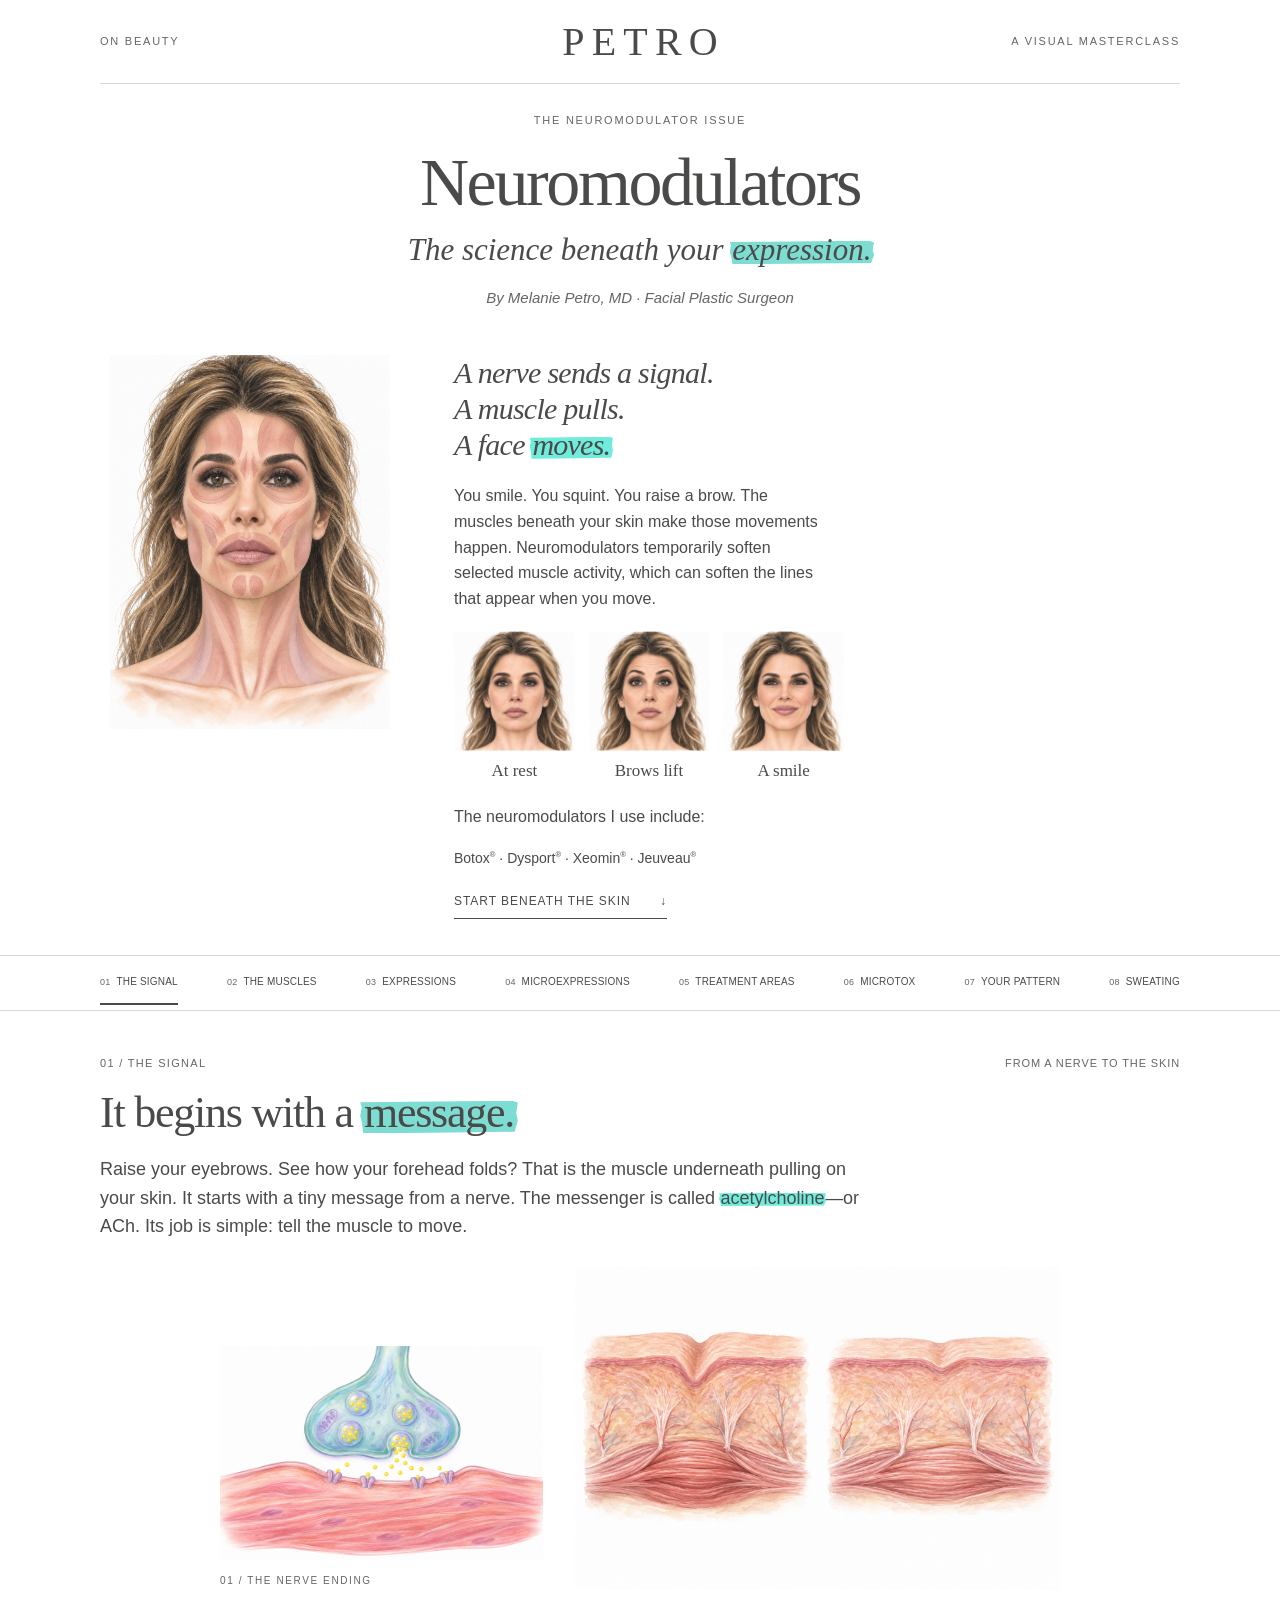
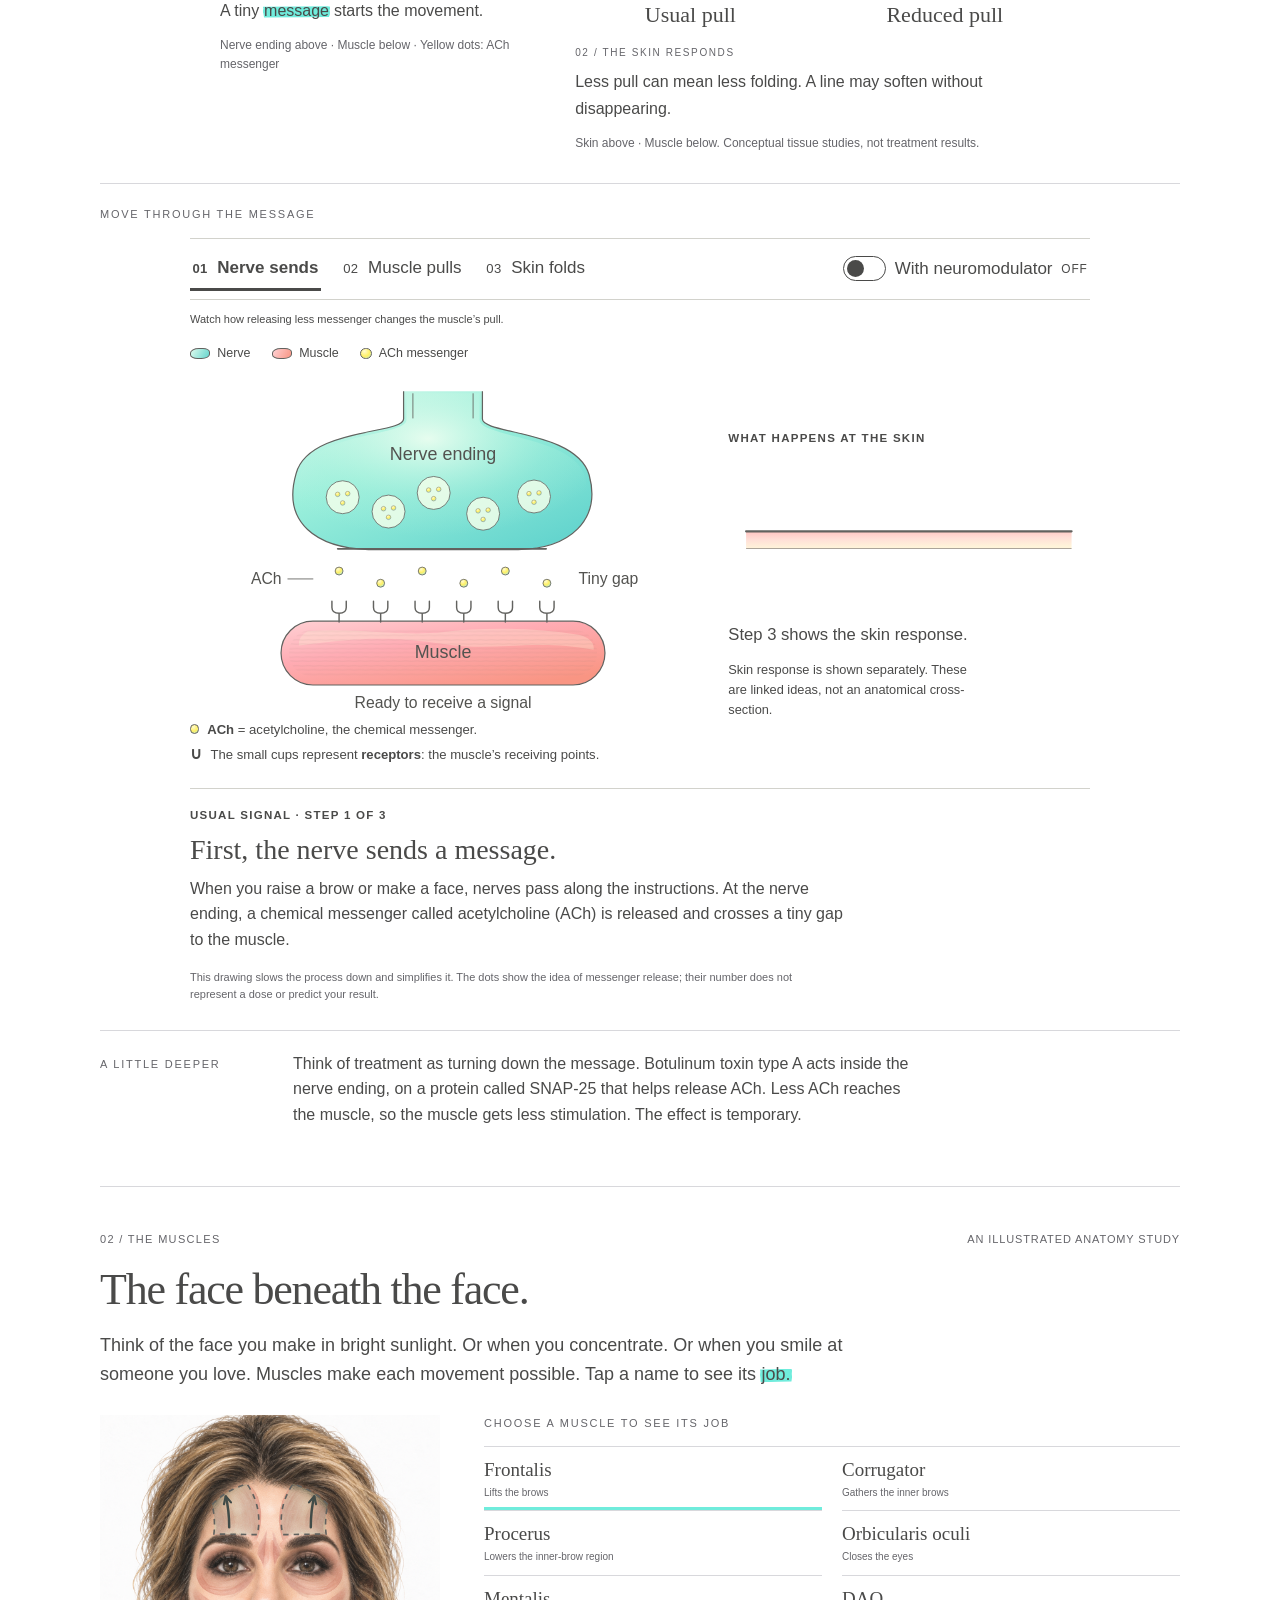
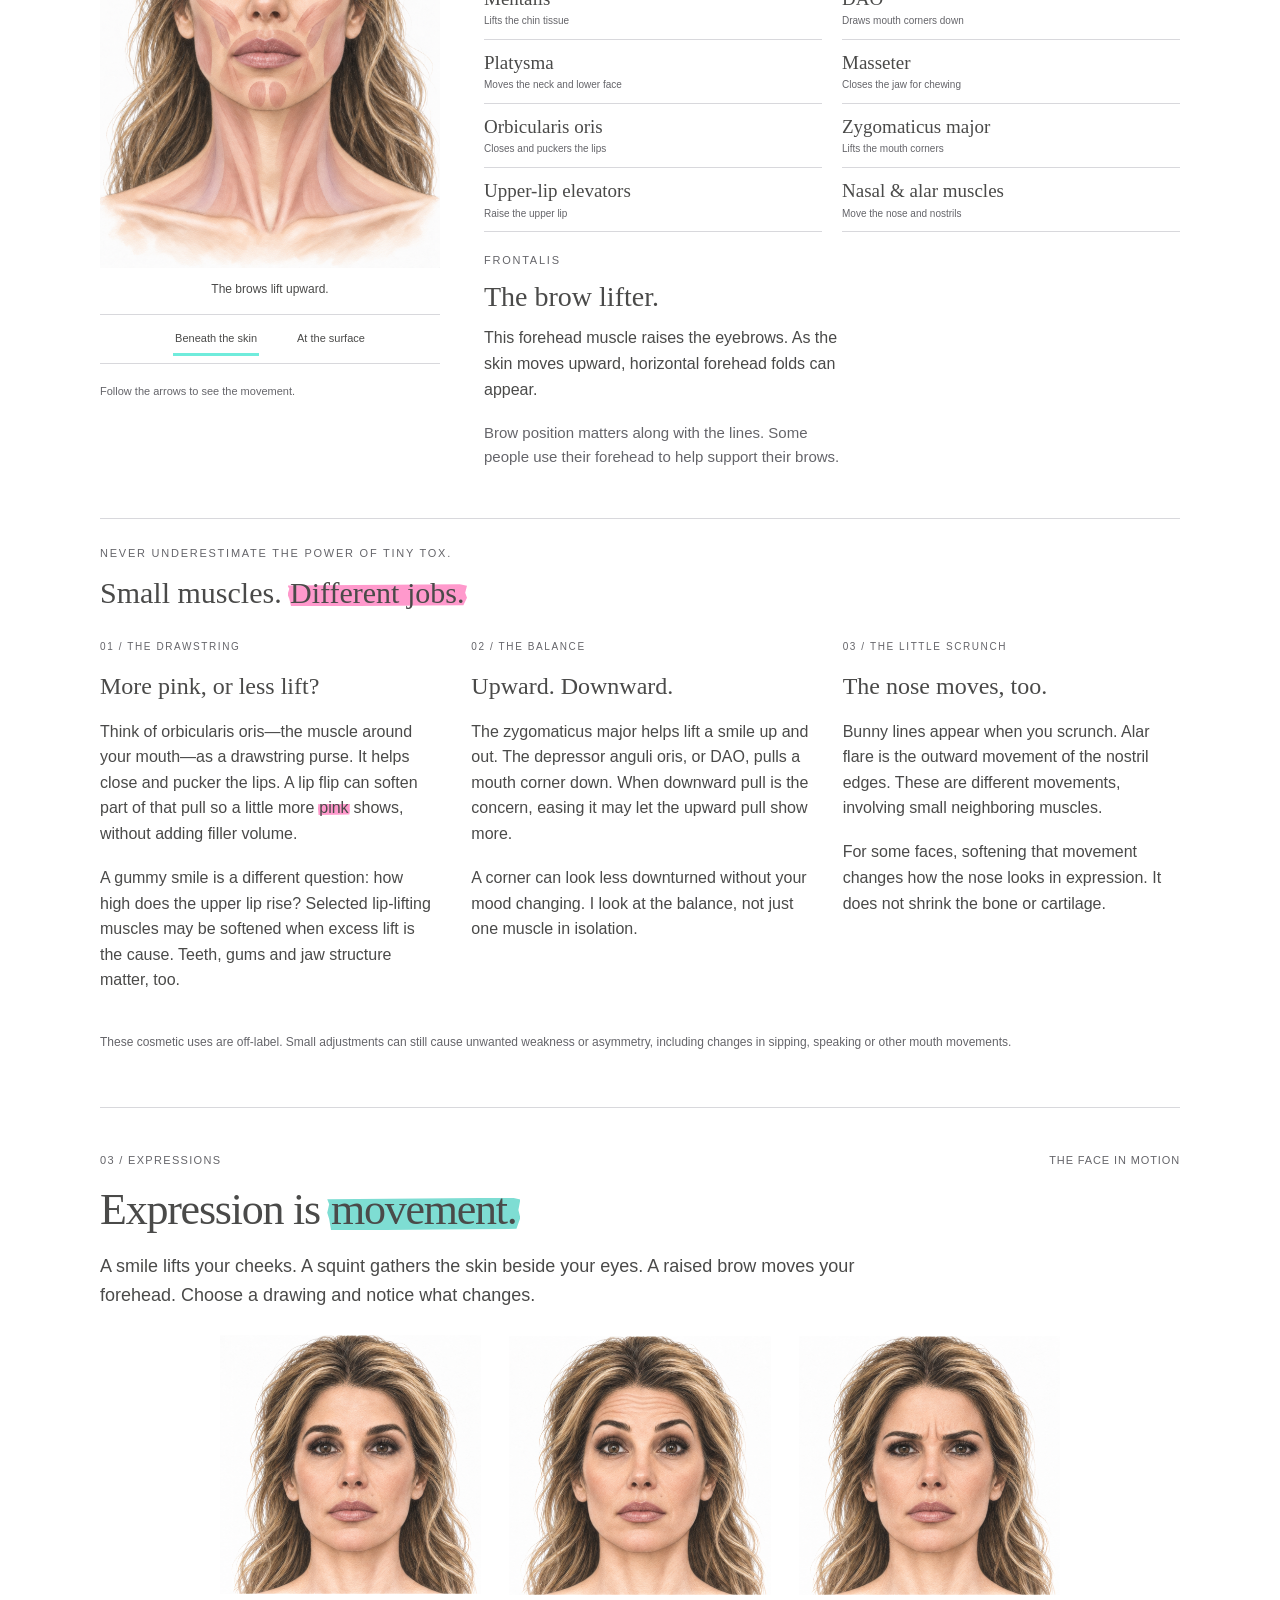
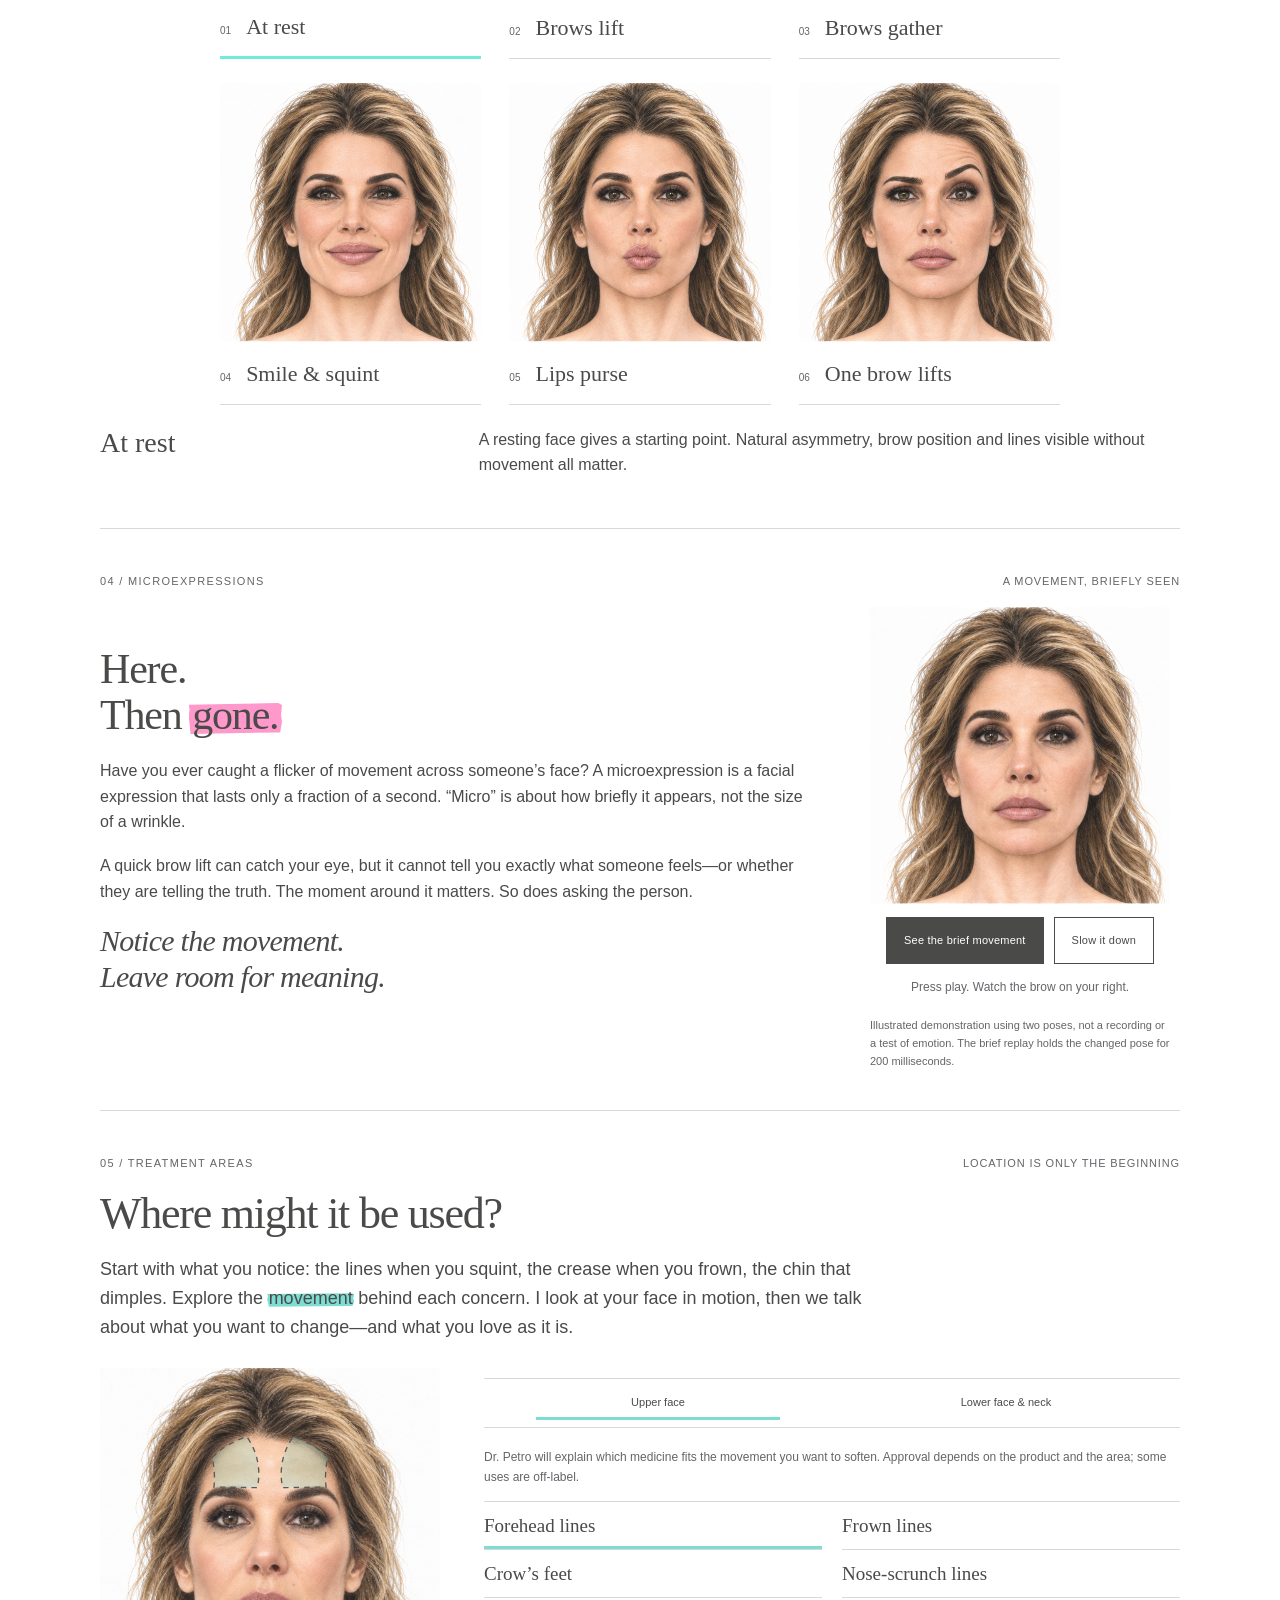
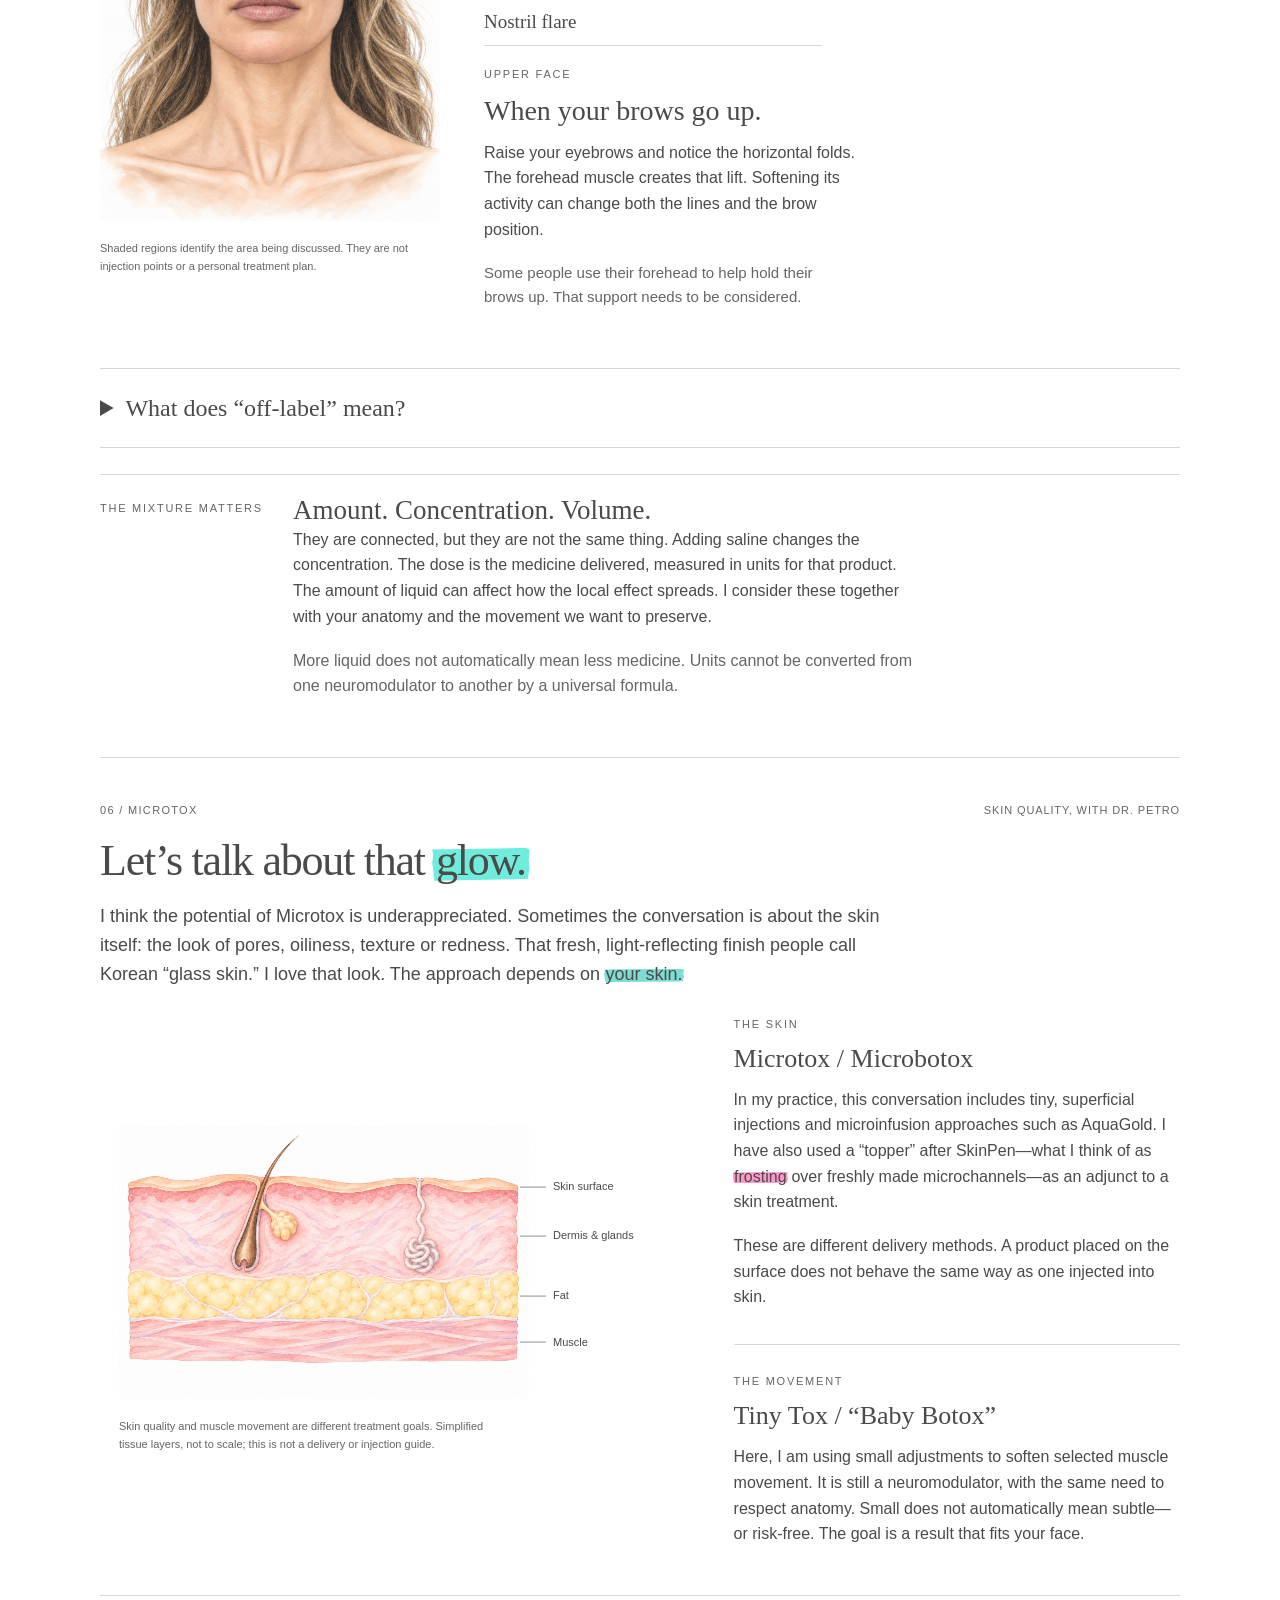
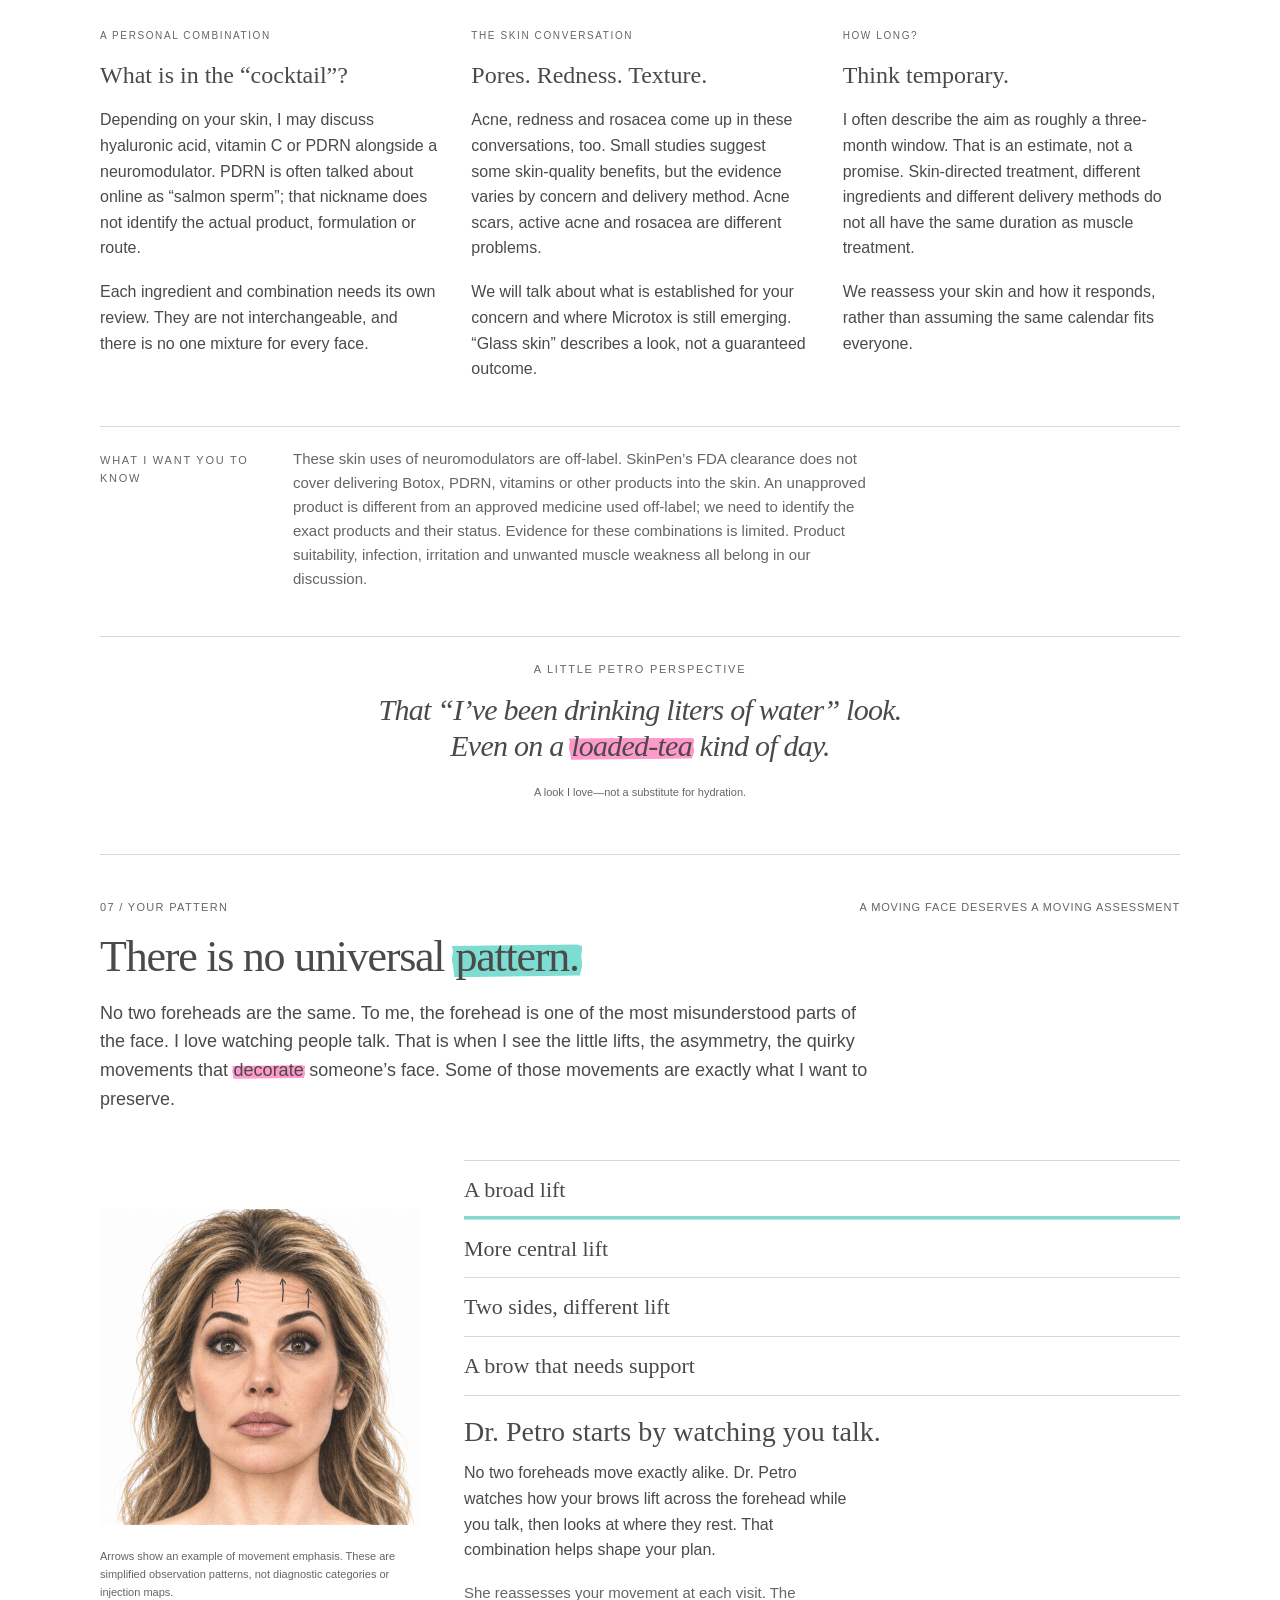
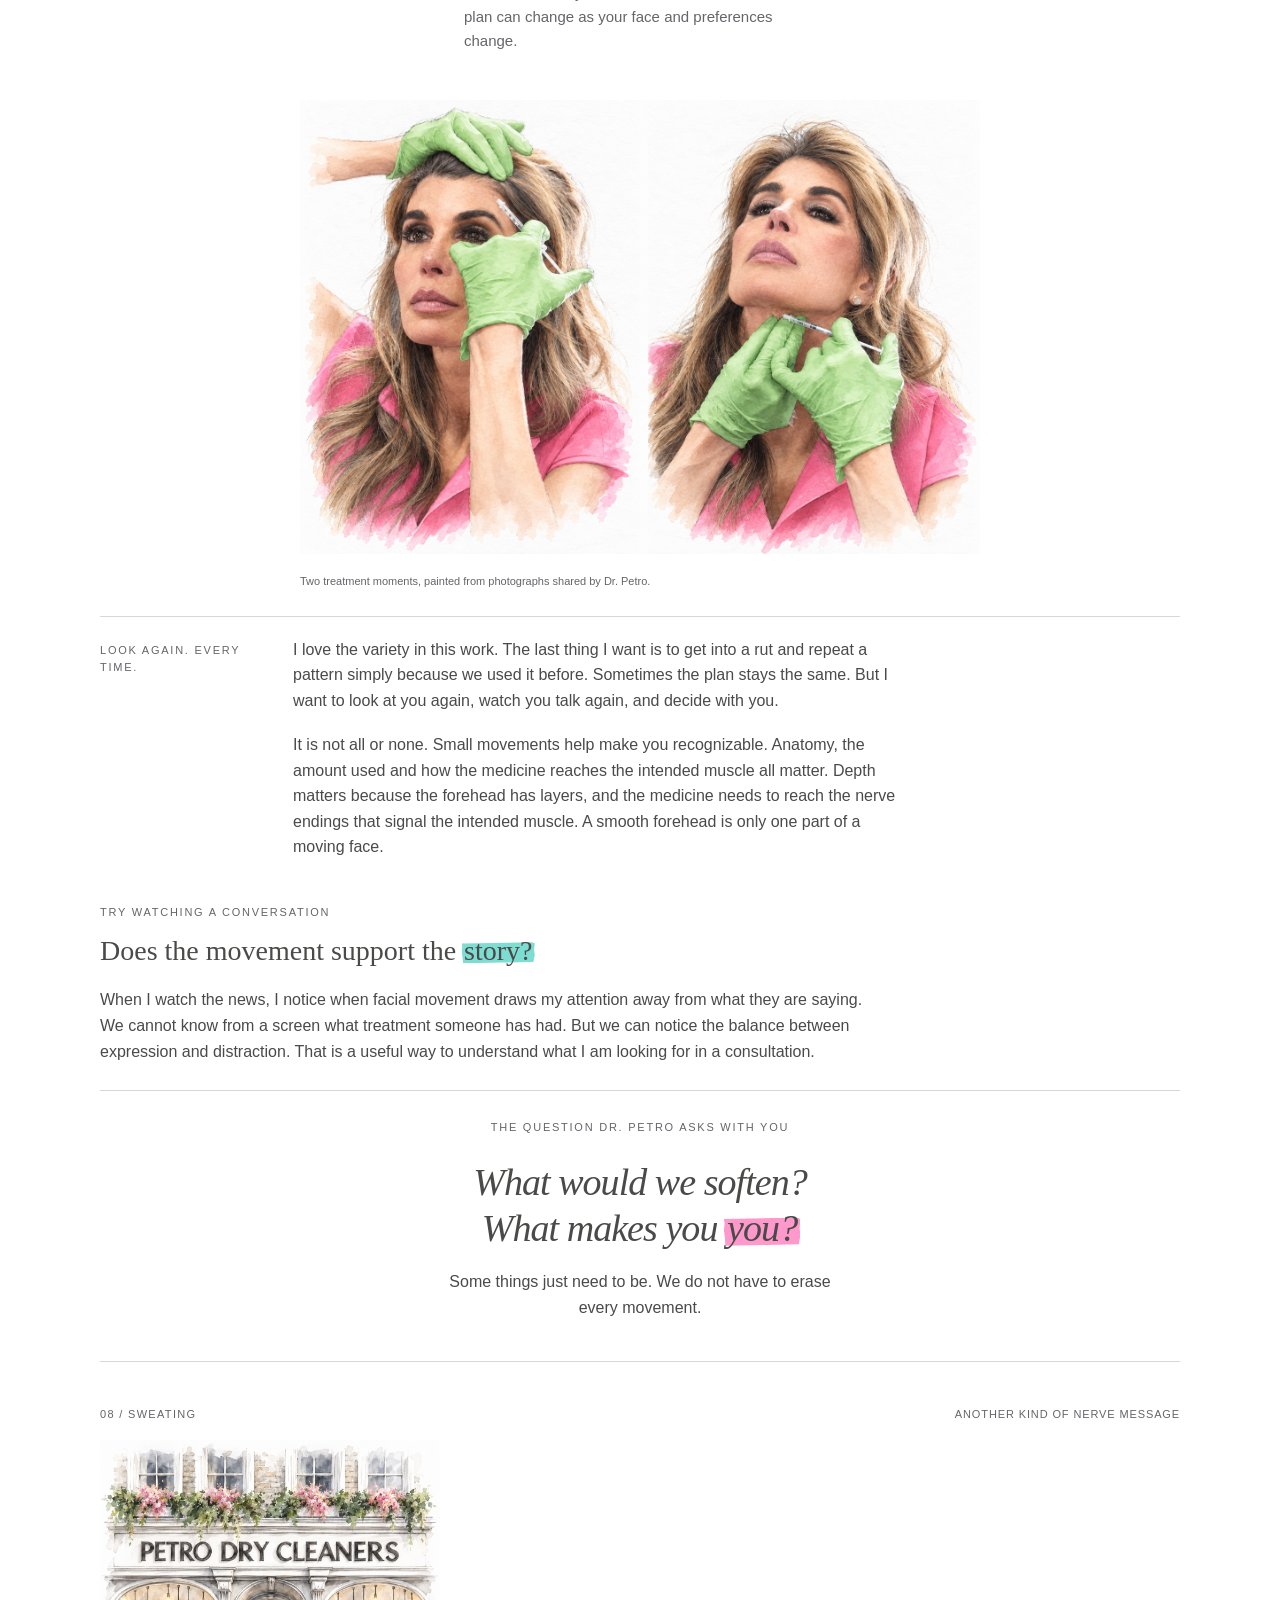
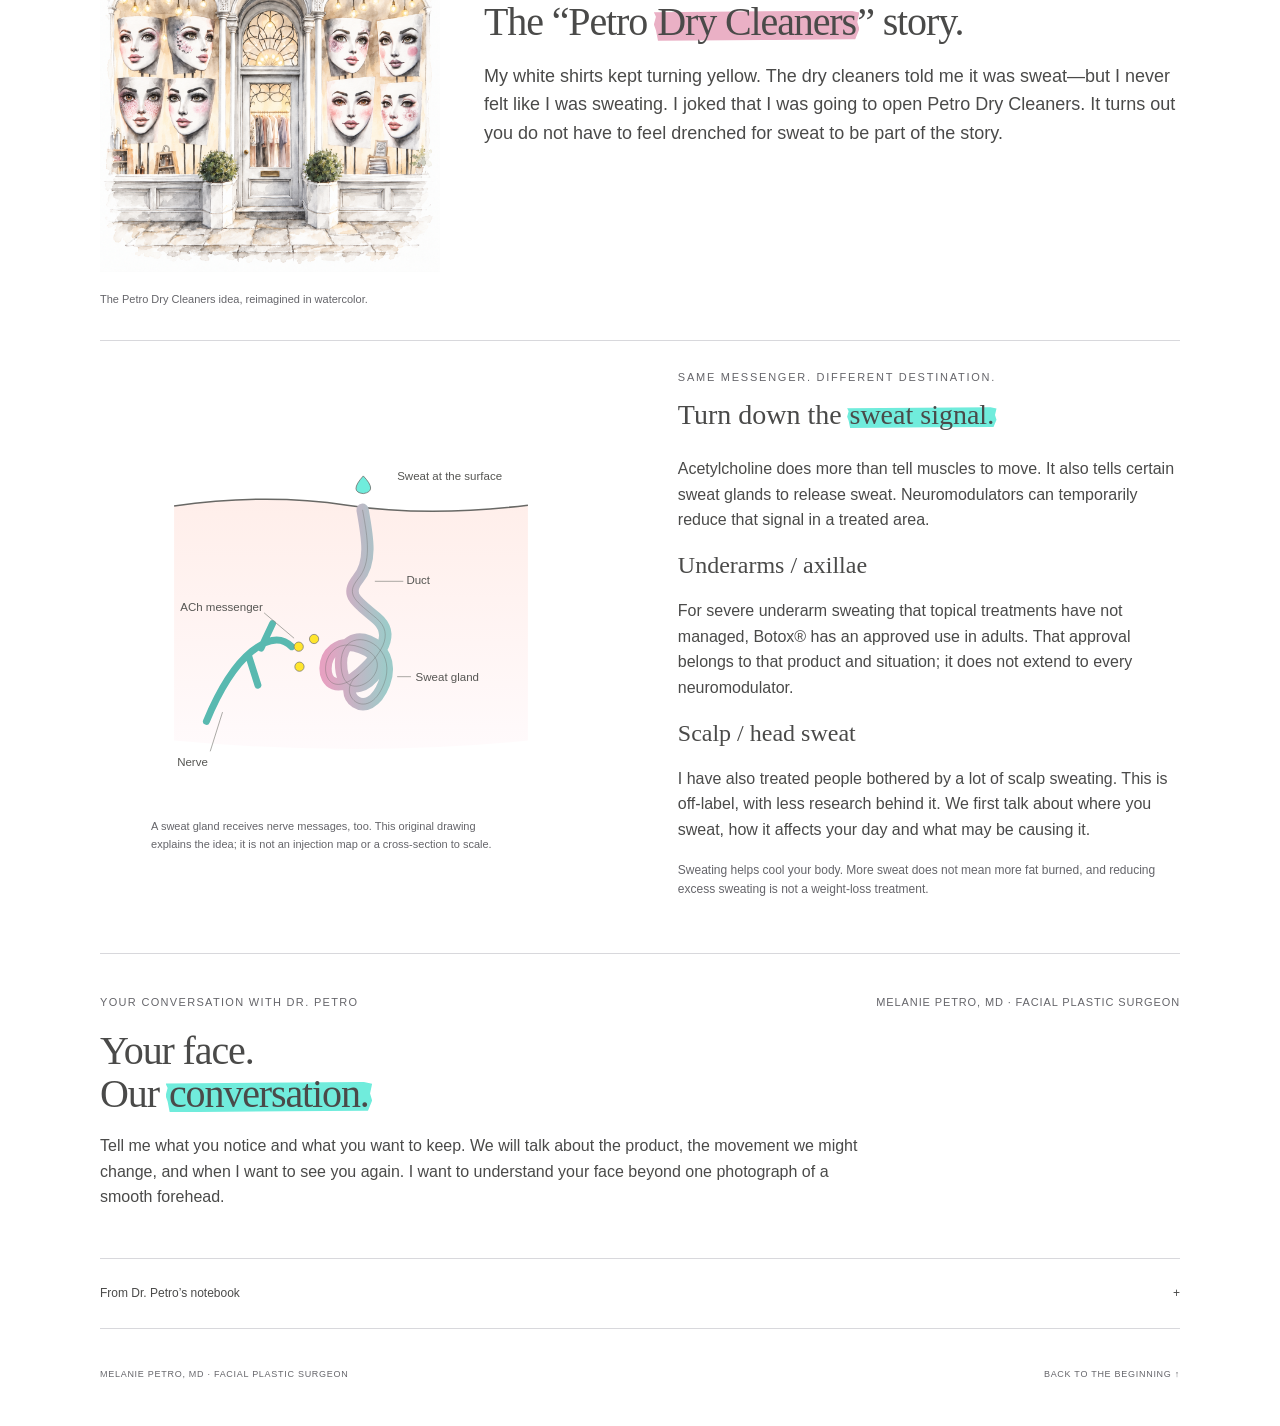
<file: index.html>
<!doctype html>
<html lang="en">
<head>
  <meta charset="utf-8">
  <meta name="viewport" content="width=device-width, initial-scale=1">
  <title>Neuromodulators · A visual masterclass | Petro</title>
  <meta name="description" content="An illustrated patient guide to neuromodulators: nerve signals, facial muscles, expressions, treatment areas, Microtox and individual movement patterns.">
  <link rel="stylesheet" href="styles.css">
  <link rel="stylesheet" href="mechanism.css">
  <script src="mechanism.js" defer></script>
  <script src="app.js" defer></script>
</head>
<body>
  <a class="skip" href="#main">Skip to the masterclass</a>
  <header class="masthead wrap">
    <span class="eyebrow">On beauty</span>
    <a class="wordmark" href="#top" aria-label="Petro, back to the top">PETRO</a>
    <span class="eyebrow issue-no">A visual masterclass</span>
  </header>
  <main id="main">
    <section class="cover wrap" id="top">
      <p class="eyebrow">The neuromodulator issue</p>
      <h1>Neuromodulators</h1>
      <p class="cover-deck">The science beneath your <mark>expression.</mark></p>
      <p class="byline">By Melanie Petro, MD · Facial Plastic Surgeon</p>
      <div class="cover-layout">
        <figure class="cover-art">
          <img src="assets/melanie-anatomy-watercolor-v2.png" alt="Soft watercolor and charcoal likeness of Dr. Melanie Petro with simplified facial and neck muscle washes." width="1086" height="1448" fetchpriority="high">
        </figure>
        <div class="cover-copy">
          <p class="pull">A nerve sends a signal.<br>A muscle pulls.<br>A face <mark class="mint">moves.</mark></p>
          <p>You smile. You squint. You raise a brow. The muscles beneath your skin make those movements happen. Neuromodulators temporarily soften selected muscle activity, which can soften the lines that appear when you move.</p>
          <div class="cover-movements" role="group" aria-label="Three illustrated facial movements">
            <figure><div class="expression-portrait" style="background-position:0% 0%" role="img" aria-label="Watercolor study of Dr. Petro at rest"></div><figcaption>At rest</figcaption></figure>
            <figure><div class="expression-portrait" style="background-position:50% 0%" role="img" aria-label="Watercolor study of Dr. Petro lifting her brows"></div><figcaption>Brows lift</figcaption></figure>
            <figure><div class="expression-portrait" style="background-position:0% 100%" role="img" aria-label="Watercolor study of Dr. Petro smiling"></div><figcaption>A smile</figcaption></figure>
          </div>
          <p>The neuromodulators I use include:</p>
          <p class="brand-line"><span>Botox<sup>®</sup></span> · <span>Dysport<sup>®</sup></span> · <span>Xeomin<sup>®</sup></span> · <span>Jeuveau<sup>®</sup></span></p>
          <a class="text-link start-link" href="#signal">Start beneath the skin <span aria-hidden="true">↓</span></a>
        </div>
      </div>
    </section>

    <nav class="chapter-nav" aria-label="Masterclass chapters">
      <div class="wrap chapter-links">
        <a href="#signal"><span>01</span> The signal</a>
        <a href="#anatomy"><span>02</span> The muscles</a>
        <a href="#expressions"><span>03</span> Expressions</a>
        <a href="#microexpressions"><span>04</span> Microexpressions</a>
        <a href="#areas"><span>05</span> Treatment areas</a>
        <a href="#microtox"><span>06</span> Microtox</a>
        <a href="#patterns"><span>07</span> Your pattern</a>
        <a href="#sweating"><span>08</span> Sweating</a>
      </div>
    </nav>

    <section class="chapter wrap" id="signal" aria-labelledby="signal-title">
      <div class="section-label"><span>01 / The signal</span><span>From a nerve to the skin</span></div>
      <h2 id="signal-title">It begins with a <mark>message.</mark></h2>
      <p class="intro narrow">Raise your eyebrows. See how your forehead folds? That is the muscle underneath pulling on your skin. It starts with a tiny message from a nerve. The messenger is called <mark class="mint">acetylcholine</mark>—or ACh. Its job is simple: tell the muscle to move.</p>
      <div class="signal-picture-story">
        <figure class="signal-nerve-study">
          <img src="assets/nerve-message-watercolor.png" width="1536" height="1024" alt="A watercolor study of a nerve ending releasing tiny messenger molecules toward a muscle." loading="lazy" decoding="async">
          <figcaption><span class="eyebrow">01 / The nerve ending</span><p>A tiny <mark class="mint">message</mark> starts the movement.</p><p class="illustration-key">Nerve ending above · Muscle below · Yellow dots: ACh messenger</p></figcaption>
        </figure>
        <figure class="signal-pull-study">
          <img src="assets/skin-pull-comparison-watercolor.png" width="1536" height="1024" alt="Two watercolor tissue studies compare the skin folding with usual muscle pull and with reduced pull." loading="lazy" decoding="async">
          <figcaption>
            <div class="signal-state-captions"><span>Usual pull</span><span>Reduced pull</span></div>
            <p><span class="eyebrow">02 / The skin responds</span>Less pull can mean less folding. A line may soften without disappearing.</p>
            <p class="illustration-key">Skin above · Muscle below. Conceptual tissue studies, not treatment results.</p>
          </figcaption>
        </figure>
      </div>
      <p class="eyebrow signal-interactive-label">Move through the message</p>
      <div id="mechanism"></div>
      <div class="editorial-note"><span class="eyebrow">A little deeper</span><p>Think of treatment as turning down the message. Botulinum toxin type A acts inside the nerve ending, on a protein called SNAP-25 that helps release ACh. Less ACh reaches the muscle, so the muscle gets less stimulation. The effect is temporary.</p></div>
    </section>

    <section class="chapter wrap" id="anatomy" aria-labelledby="anatomy-title">
      <div class="section-label"><span>02 / The muscles</span><span>An illustrated anatomy study</span></div>
      <h2 id="anatomy-title">The face beneath the face.</h2>
      <p class="intro narrow">Think of the face you make in bright sunlight. Or when you concentrate. Or when you smile at someone you love. Muscles make each movement possible. Tap a name to see its <mark class="mint">job.</mark></p>
      <div class="atlas-layout">
        <figure>
          <div class="atlas-image" id="anatomy-image">
            <img src="assets/melanie-anatomy-watercolor-v2.png" alt="An artistic watercolor likeness of Dr. Melanie Petro with simplified facial anatomy. The selected muscle region is outlined approximately." width="1086" height="1448" loading="lazy">
            <svg class="region-overlay" viewBox="0 0 100 133.333" aria-hidden="true"><g id="anatomy-region"></g><g id="muscle-arrows"></g></svg>
          </div>
          <p class="muscle-direction" id="muscle-direction" aria-live="polite"></p>
          <div class="nasal-detail" id="nasal-detail" hidden>
            <p class="eyebrow">A closer look</p>
            <svg id="nasal-closeup" viewBox="34 45 32 20" role="img" aria-labelledby="nasal-closeup-title">
              <title id="nasal-closeup-title">Nasal muscle movement</title>
              <image id="nasal-closeup-image" href="assets/melanie-anatomy-watercolor-v2.png" width="100" height="133.333"/>
              <g id="nasal-closeup-region"></g><g id="nasal-closeup-arrows"></g>
            </svg>
            <div class="nasal-movements" role="group" aria-label="Nose movement">
              <button type="button" data-nasal="compress" aria-pressed="true">Nose compresses</button>
              <button type="button" data-nasal="flare" aria-pressed="false">Nostrils flare</button>
            </div>
            <p class="nasal-explanation" id="nasal-explanation"></p>
          </div>
          <div class="view-switch" aria-label="Anatomy view"><button type="button" id="muscle-view" aria-pressed="true">Beneath the skin</button><button type="button" id="skin-view" aria-pressed="false">At the surface</button></div>
          <figcaption>Follow the arrows to see the movement.</figcaption>
        </figure>
        <div class="atlas-reading">
          <p class="eyebrow">Choose a muscle to see its job</p>
          <div class="muscle-list" id="muscle-list" role="group" aria-label="Facial muscles"></div>
          <div class="selected-reading" id="muscle-reading" aria-live="polite"></div>
        </div>
      </div>
      <div class="small-movements">
        <p class="eyebrow">Never underestimate the power of tiny tox.</p>
        <h3>Small muscles. <mark class="pink">Different jobs.</mark></h3>
        <div class="teaching-columns">
          <article><span class="eyebrow">01 / The drawstring</span><h4>More pink, or less lift?</h4><p>Think of orbicularis oris—the muscle around your mouth—as a drawstring purse. It helps close and pucker the lips. A lip flip can soften part of that pull so a little more <mark class="pink">pink</mark> shows, without adding filler volume.</p><p>A gummy smile is a different question: how high does the upper lip rise? Selected lip-lifting muscles may be softened when excess lift is the cause. Teeth, gums and jaw structure matter, too.</p></article>
          <article><span class="eyebrow">02 / The balance</span><h4>Upward. Downward.</h4><p>The zygomaticus major helps lift a smile up and out. The depressor anguli oris, or DAO, pulls a mouth corner down. When downward pull is the concern, easing it may let the upward pull show more.</p><p>A corner can look less downturned without your mood changing. I look at the balance, not just one muscle in isolation.</p></article>
          <article><span class="eyebrow">03 / The little scrunch</span><h4>The nose moves, too.</h4><p>Bunny lines appear when you scrunch. Alar flare is the outward movement of the nostril edges. These are different movements, involving small neighboring muscles.</p><p>For some faces, softening that movement changes how the nose looks in expression. It does not shrink the bone or cartilage.</p></article>
        </div>
        <p class="small-note">These cosmetic uses are off-label. Small adjustments can still cause unwanted weakness or asymmetry, including changes in sipping, speaking or other mouth movements.</p>
      </div>
    </section>

    <section class="chapter wrap" id="expressions" aria-labelledby="expressions-title">
      <div class="section-label"><span>03 / Expressions</span><span>The face in motion</span></div>
      <h2 id="expressions-title">Expression is <mark>movement.</mark></h2>
      <p class="intro narrow">A smile lifts your cheeks. A squint gathers the skin beside your eyes. A raised brow moves your forehead. Choose a drawing and notice what changes.</p>
      <div class="expression-grid" id="expression-grid"></div>
      <div id="expression-reading" class="expression-reading" aria-live="polite"></div>
    </section>

    <section class="chapter wrap" id="microexpressions" aria-labelledby="microexpressions-title">
      <div class="section-label"><span>04 / Microexpressions</span><span>A movement, briefly seen</span></div>
      <div class="micro-layout">
        <div>
          <h2 id="microexpressions-title">Here.<br>Then <mark class="pink">gone.</mark></h2>
          <p>Have you ever caught a flicker of movement across someone’s face? A microexpression is a facial expression that lasts only a fraction of a second. “Micro” is about how briefly it appears, not the size of a wrinkle.</p>
          <p>A quick brow lift can catch your eye, but it cannot tell you exactly what someone feels—or whether they are telling the truth. The moment around it matters. So does asking the person.</p>
          <p class="pull small-pull">Notice the movement.<br>Leave room for meaning.</p>
        </div>
        <figure class="micro-player">
          <div class="expression-portrait micro-frame" id="micro-frame" role="img" aria-label="Illustrated face at rest"></div>
          <div class="player-buttons"><button type="button" class="ink-button" id="play-brief">See the brief movement</button><button type="button" class="quiet-button" id="play-slow">Slow it down</button></div>
          <p class="micro-status small-note" id="micro-status" aria-live="polite">Press play. Watch the brow on your right.</p>
          <figcaption>Illustrated demonstration using two poses, not a recording or a test of emotion. The brief replay holds the changed pose for 200 milliseconds.</figcaption>
        </figure>
      </div>
    </section>

    <section class="chapter wrap" id="areas" aria-labelledby="areas-title">
      <div class="section-label"><span>05 / Treatment areas</span><span>Location is only the beginning</span></div>
      <h2 id="areas-title">Where might it be used?</h2>
      <p class="intro narrow">Start with what you notice: the lines when you squint, the crease when you frown, the chin that dimples. Explore the <mark>movement</mark> behind each concern. I look at your face in motion, then we talk about what you want to change—and what you love as it is.</p>
      <div class="area-layout">
        <figure>
          <div class="atlas-image area-image"><img src="assets/melanie-skin-watercolor-v2.png" alt="Watercolor likeness of Dr. Melanie Petro showing the approximate region discussed in the selected treatment description." width="1086" height="1448" loading="lazy"><svg class="region-overlay" viewBox="0 0 100 133.333" aria-hidden="true"><g id="area-region"></g></svg></div>
          <figcaption>Shaded regions identify the area being discussed. They are not injection points or a personal treatment plan.</figcaption>
        </figure>
        <div class="areas-reading">
          <div class="area-tabs" role="group" aria-label="Treatment region"><button type="button" id="labeled-areas" aria-pressed="true">Upper face</button><button type="button" id="offlabel-areas" aria-pressed="false">Lower face &amp; neck</button></div>
          <p class="small-note" id="area-category-note">Approval depends on the medicine and the area. Some uses are off-label. Dr. Petro will explain the product, the purpose and what is off-label.</p>
          <div class="area-list" id="area-list" role="group" aria-label="Treatment areas"></div>
          <div id="area-reading" class="selected-reading" aria-live="polite"></div>
        </div>
      </div>
      <details class="reading-details"><summary>What does “off-label” mean?</summary><p>A medicine can be approved while a particular use is not. Many of the smaller face treatments here are off-label: FDA has not established safety and effectiveness for that specific use. I will explain why I am considering it, the alternatives and the risks for your face.</p></details>
      <div class="editorial-note"><span class="eyebrow">The mixture matters</span><div><h3>Amount. Concentration. Volume.</h3><p>They are connected, but they are not the same thing. Adding saline changes the concentration. The dose is the medicine delivered, measured in units for that product. The amount of liquid can affect how the local effect spreads. I consider these together with your anatomy and the movement we want to preserve.</p><p class="small-note">More liquid does not automatically mean less medicine. Units cannot be converted from one neuromodulator to another by a universal formula.</p></div></div>
    </section>

    <section class="chapter wrap" id="microtox" aria-labelledby="microtox-title">
      <div class="section-label"><span>06 / Microtox</span><span>Skin quality, with Dr. Petro</span></div>
      <h2 id="microtox-title">Let’s talk about that <mark class="mint">glow.</mark></h2>
      <p class="intro narrow">I think the potential of Microtox is underappreciated. Sometimes the conversation is about the skin itself: the look of pores, oiliness, texture or redness. That fresh, light-reflecting finish people call Korean “glass skin.” I love that look. The approach depends on <mark>your skin.</mark></p>
      <div class="tissue-layout">
        <figure class="tissue-figure">
          <div class="tissue-art"><img src="assets/skin-layers-watercolor.png" alt="Watercolor tissue section showing the skin surface, dermis with a hair follicle and glands, pale yellow fat, and deeper muscle." width="1536" height="1024" loading="lazy"><div class="tissue-key"><span>Skin surface</span><span>Dermis &amp; glands</span><span>Fat</span><span>Muscle</span></div></div>
          <figcaption>Skin quality and muscle movement are different treatment goals. Simplified tissue layers, not to scale; this is not a delivery or injection guide.</figcaption>
        </figure>
        <div class="microtox-definitions">
          <article><p class="eyebrow">The skin</p><h3>Microtox / Microbotox</h3><p>In my practice, this conversation includes tiny, superficial injections and microinfusion approaches such as AquaGold. I have also used a “topper” after SkinPen—what I think of as <mark class="pink">frosting</mark> over freshly made microchannels—as an adjunct to a skin treatment.</p><p>These are different delivery methods. A product placed on the surface does not behave the same way as one injected into skin.</p></article>
          <article><p class="eyebrow">The movement</p><h3>Tiny Tox / “Baby Botox”</h3><p>Here, I am using small adjustments to soften selected muscle movement. It is still a neuromodulator, with the same need to respect anatomy. Small does not automatically mean subtle—or risk-free. The goal is a result that fits your face.</p></article>
        </div>
      </div>
      <div class="skin-notes teaching-columns">
        <article><span class="eyebrow">A personal combination</span><h4>What is in the “cocktail”?</h4><p>Depending on your skin, I may discuss hyaluronic acid, vitamin C or PDRN alongside a neuromodulator. PDRN is often talked about online as “salmon sperm”; that nickname does not identify the actual product, formulation or route.</p><p>Each ingredient and combination needs its own review. They are not interchangeable, and there is no one mixture for every face.</p></article>
        <article><span class="eyebrow">The skin conversation</span><h4>Pores. Redness. Texture.</h4><p>Acne, redness and rosacea come up in these conversations, too. Small studies suggest some skin-quality benefits, but the evidence varies by concern and delivery method. Acne scars, active acne and rosacea are different problems.</p><p>We will talk about what is established for your concern and where Microtox is still emerging. “Glass skin” describes a look, not a guaranteed outcome.</p></article>
        <article><span class="eyebrow">How long?</span><h4>Think temporary.</h4><p>I often describe the aim as roughly a three-month window. That is an estimate, not a promise. Skin-directed treatment, different ingredients and different delivery methods do not all have the same duration as muscle treatment.</p><p>We reassess your skin and how it responds, rather than assuming the same calendar fits everyone.</p></article>
      </div>
      <div class="editorial-note treatment-note"><span class="eyebrow">What I want you to know</span><p>These skin uses of neuromodulators are off-label. SkinPen’s FDA clearance does not cover delivering Botox, PDRN, vitamins or other products into the skin. An unapproved product is different from an approved medicine used off-label; we need to identify the exact products and their status. Evidence for these combinations is limited. Product suitability, infection, irritation and unwanted muscle weakness all belong in our discussion.</p></div>
      <div class="personal-aside"><p class="eyebrow">A little Petro perspective</p><p class="pull">That “I’ve been drinking liters of water” look.<br>Even on a <mark class="pink">loaded-tea</mark> kind of day.</p><p class="small-note">A look I love—not a substitute for hydration.</p></div>
    </section>

    <section class="chapter wrap" id="patterns" aria-labelledby="patterns-title">
      <div class="section-label"><span>07 / Your pattern</span><span>A moving face deserves a moving assessment</span></div>
      <h2 id="patterns-title">There is no universal <mark>pattern.</mark></h2>
      <p class="intro narrow">No two foreheads are the same. To me, the forehead is one of the most misunderstood parts of the face. I love watching people talk. That is when I see the little lifts, the asymmetry, the quirky movements that <mark class="pink">decorate</mark> someone’s face. Some of those movements are exactly what I want to preserve.</p>
      <div class="pattern-layout">
        <figure><div class="pattern-portrait"><div class="expression-portrait" role="img" aria-label="Illustrated raised brows with schematic movement arrows"></div><svg id="pattern-arrows" viewBox="0 0 100 100" aria-hidden="true"></svg></div><figcaption>Arrows show an example of movement emphasis. These are simplified observation patterns, not diagnostic categories or injection maps.</figcaption></figure>
        <div><div class="pattern-list" id="pattern-list" role="group" aria-label="Movement patterns"></div><div id="pattern-reading" class="selected-reading" aria-live="polite"></div></div>
      </div>
      <figure class="treatment-moments">
        <img src="assets/melanie-treatment-watercolor-pair-v2.png" width="1536" height="1024" alt="Two watercolor portraits of Dr. Melanie Petro during treatment moments involving the forehead and neck." loading="lazy" decoding="async">
        <figcaption>Two treatment moments, painted from photographs shared by Dr. Petro.</figcaption>
      </figure>
      <div class="editorial-note"><span class="eyebrow">Look again. Every time.</span><div><p>I love the variety in this work. The last thing I want is to get into a rut and repeat a pattern simply because we used it before. Sometimes the plan stays the same. But I want to look at you again, watch you talk again, and decide with you.</p><p>It is not all or none. Small movements help make you recognizable. Anatomy, the amount used and how the medicine reaches the intended muscle all matter. Depth matters because the forehead has layers, and the medicine needs to reach the nerve endings that signal the intended muscle. A smooth forehead is only one part of a moving face.</p></div></div>
      <div class="camera-note"><p class="eyebrow">Try watching a conversation</p><h3>Does the movement support the <mark class="mint-7471">story?</mark></h3><p>When I watch the news, I notice when facial movement draws my attention away from what they are saying. We cannot know from a screen what treatment someone has had. But we can notice the balance between expression and distraction. That is a useful way to understand what I am looking for in a consultation.</p></div>
      <div class="closing-question"><p class="eyebrow">The question Dr. Petro asks with you</p><p class="pull">What would we soften?<br>What makes you <mark class="pink">you?</mark></p><p class="closing-copy">Some things just need to be. We do not have to erase every movement.</p></div>
    </section>

    <section class="chapter wrap" id="sweating" aria-labelledby="sweating-title">
      <div class="section-label"><span>08 / Sweating</span><span>Another kind of nerve message</span></div>
      <div class="sweat-opening">
        <figure class="sweat-storefront">
          <img src="assets/petro-dry-cleaners-watercolor-eyes.png" width="1113" height="1414" alt="An imaginary Petro Dry Cleaners storefront with illustrated faces and a charcoal sign reading PETRO DRY CLEANERS." loading="lazy" decoding="async">
          <figcaption>The Petro Dry Cleaners idea, reimagined in watercolor.</figcaption>
        </figure>
        <div class="sweat-story">
          <h2 id="sweating-title">The “Petro <mark class="flower-pink">Dry Cleaners</mark>” story.</h2>
          <p class="intro narrow">My white shirts kept turning yellow. The dry cleaners told me it was sweat—but I never felt like I was sweating. I joked that I was going to open Petro Dry Cleaners. It turns out you do not have to feel drenched for sweat to be part of the story.</p>
        </div>
      </div>
      <div class="sweat-layout">
        <figure class="sweat-study">
          <svg viewBox="0 0 520 470" role="img" aria-labelledby="sweat-art-title sweat-art-desc">
            <title id="sweat-art-title">A nerve message reaches a sweat gland</title><desc id="sweat-art-desc">An original pastel diagram of a coiled sweat gland beneath a skin surface. Yellow dots represent acetylcholine released by a nearby nerve. The gland sends sweat up a duct toward the skin.</desc>
            <defs><linearGradient id="skin-wash" x2="0" y2="1"><stop stop-color="#ffe7e1"/><stop offset="1" stop-color="#fff8fa"/></linearGradient><linearGradient id="gland-wash"><stop stop-color="#e6a1c1"/><stop offset="1" stop-color="#9dcbc9"/></linearGradient></defs>
            <path d="M30 100 Q150 83 255 99 T490 99 L490 405 Q270 427 30 405Z" fill="url(#skin-wash)" opacity=".7"/>
            <path d="M30 100 Q150 83 255 99 T490 99" stroke="#686865" fill="none" stroke-width="2"/>
            <path d="M270 319 C213 368 211 261 273 284 C333 306 247 373 247 304 C248 249 324 276 303 331 C282 385 238 344 268 321 C299 294 318 267 293 246 C267 224 252 216 269 195 C287 174 282 143 275 105" stroke="url(#gland-wash)" stroke-width="16" stroke-linecap="round" fill="none"/>
            <path d="M270 319 C213 368 211 261 273 284 C333 306 247 373 247 304 C248 249 324 276 303 331 C282 385 238 344 268 321 C299 294 318 267 293 246 C267 224 252 216 269 195 C287 174 282 143 275 105" stroke="#686865" stroke-opacity=".4" stroke-width="1.2" fill="none"/>
            <path d="M72 380 Q99 315 131 289 T183 283 M127 295 L139 333 M143 285 L158 253" fill="none" stroke="#59b9b0" stroke-width="9" stroke-linecap="round"/>
            <g fill="#ffe52c" stroke="#7c7971" stroke-width="1"><circle cx="192" cy="283" r="6"/><circle cx="193" cy="309" r="6"/><circle cx="212" cy="273" r="6"/></g>
            <path d="M276 61 Q257 82 276 84 Q295 81 276 61Z" fill="#70ecdc" stroke="#686865" stroke-width="1"/>
            <g fill="#565653" font-family="Helvetica Neue, Helvetica, Arial, sans-serif" font-size="15"><text x="320" y="66">Sweat at the surface</text><text x="332" y="202">Duct</text><text x="344" y="327">Sweat gland</text><text x="34" y="438">Nerve</text><text x="38" y="236">ACh messenger</text></g>
            <g stroke="#92928c" fill="none"><path d="M328 198 H291 M338 322 H320 M77 419 L93 368 M147 239 L186 272"/></g>
          </svg>
          <figcaption>A sweat gland receives nerve messages, too. This original drawing explains the idea; it is not an injection map or a cross-section to scale.</figcaption>
        </figure>
        <div class="sweat-copy"><p class="eyebrow">Same messenger. Different destination.</p><h3>Turn down the <mark class="mint">sweat signal.</mark></h3><p>Acetylcholine does more than tell muscles to move. It also tells certain sweat glands to release sweat. Neuromodulators can temporarily reduce that signal in a treated area.</p><h4>Underarms / axillae</h4><p>For severe underarm sweating that topical treatments have not managed, Botox® has an approved use in adults. That approval belongs to that product and situation; it does not extend to every neuromodulator.</p><h4>Scalp / head sweat</h4><p>I have also treated people bothered by a lot of scalp sweating. This is off-label, with less research behind it. We first talk about where you sweat, how it affects your day and what may be causing it.</p><p class="small-note">Sweating helps cool your body. More sweat does not mean more fat burned, and reducing excess sweating is not a weight-loss treatment.</p></div>
      </div>
    </section>

    <section class="care wrap" id="conversation" aria-labelledby="care-title">
      <div class="section-label"><span>Your conversation with Dr. Petro</span><span>Melanie Petro, MD · Facial Plastic Surgeon</span></div>
      <h2 id="care-title">Your face.<br>Our <mark class="mint">conversation.</mark></h2>
      <p class="care-intro narrow">Tell me what you notice and what you want to keep. We will talk about the product, the movement we might change, and when I want to see you again. I want to understand your face beyond one photograph of a smooth forehead.</p>
    </section>

    <section class="sources wrap" id="sources" aria-labelledby="sources-title">
      <details><summary id="sources-title">From Dr. Petro’s notebook <span aria-hidden="true">+</span></summary>
        <div class="notebook-copy"><p class="eyebrow">Melanie Petro, MD · Facial Plastic Surgeon</p><h3>“Watching people talk is essential to mapping their face.”</h3><p>This masterclass grows from my explanations, personal stories and the way I look at movement. The drawstring purse. The upward and downward pull of a smile. The white shirts. The expressions that make you look like yourself.</p><p id="source-anatomy">The drawings were created for this Petro masterclass, using an artistic likeness of me. Muscle shapes and layers are simplified so we can talk about their jobs. Every real face has its own anatomy.</p><p class="small-note">Educational illustrations, not photographs of treatment results. Botox®, Dysport®, Xeomin® and Jeuveau® are registered trademarks of their respective owners.</p></div>
      </details>
    </section>
  </main>
  <footer class="footer wrap"><span>Melanie Petro, MD · Facial Plastic Surgeon</span><a href="#top">Back to the beginning ↑</a></footer>
</body>
</html>
</file>
<file: styles.css>
@font-face{font-family:PetroCochin;src:local('Cochin');font-weight:400;font-style:normal}
@font-face{font-family:PetroBaskerville;src:local('Baskerville Italic'),local('Baskerville-Italic');font-style:italic;font-weight:400}
:root{--paper:#fff;--ink:#4a4a49;--gray:#5a5a58;--muted:#65656a;--rule:#d8d8dc;--highlight:#7eddd3;--mint:#70ecdc;--pink:#ff99cc;--display:PetroCochin,Cochin,'Times New Roman',serif;--italic:PetroBaskerville,Baskerville,'Times New Roman',serif;--body:'Helvetica Neue',Helvetica,Arial,sans-serif;--label:'Helvetica Neue',Helvetica,Arial,sans-serif}
*{box-sizing:border-box}html{scroll-behavior:smooth;scroll-padding-top:110px}body{margin:0;background:var(--paper);color:var(--ink);font-family:var(--body);font-size:18px;line-height:1.65}button,input{font:inherit}button,a{-webkit-tap-highlight-color:transparent}button{color:inherit;cursor:pointer}button:focus-visible,a:focus-visible,input:focus-visible,summary:focus-visible{outline:2px solid var(--ink);outline-offset:5px}a{color:inherit;text-underline-offset:4px}p{margin:0 0 1.15em}h1,h2,h3{font-family:var(--display);font-weight:400;margin:0;line-height:1.08}h1{font-size:clamp(52px,8.4vw,108px);letter-spacing:-.035em}h2{font-size:clamp(42px,5.1vw,66px);letter-spacing:-.028em;margin:0 0 25px}h3{font-size:30px;line-height:1.17}img{display:block;width:100%;height:auto}figure{margin:0;min-width:0}figcaption{font-family:var(--label);font-size:11px;line-height:1.65;color:var(--muted);margin:18px 0 0;max-width:60ch}.wrap{max-width:1190px;width:calc(100% - 104px);margin-inline:auto}.narrow{max-width:780px}.eyebrow,.section-label,.chapter-nav,.footer,.small-label{font-family:var(--label);font-size:11px;letter-spacing:.16em;text-transform:uppercase;font-weight:400}.eyebrow{color:var(--muted)}.small-note{font-family:var(--label);font-size:12px;line-height:1.65;color:var(--muted)}.ref{font-family:var(--label);font-size:11px;line-height:1.5;color:var(--muted)}.pull{font-family:var(--italic);font-style:italic;font-weight:400;line-height:1.22;font-size:clamp(33px,3.5vw,46px);letter-spacing:-.025em}.intro{font-size:21px;line-height:1.65;margin-bottom:48px}mark{background:transparent;color:inherit;position:relative;z-index:0;white-space:nowrap;padding:0 .03em}mark:before{content:'';position:absolute;z-index:-1;inset:25% -.055em 8%;background:var(--highlight);clip-path:polygon(0 5%,96% 0,100% 6%,99% 38%,100% 61%,98% 95%,58% 97%,2% 100%,1% 65%,0 46%,1% 20%)}mark.mint:before{background:var(--mint)}mark.pink:before{background:var(--pink)}.skip{position:fixed;top:8px;left:15px;z-index:1000;background:#fff;padding:12px;transform:translateY(-200%)}.skip:focus{transform:none}.masthead{height:118px;display:flex;align-items:center;justify-content:space-between;position:relative;border-bottom:1px solid var(--rule)}.wordmark{font-family:var(--display);font-size:49px;letter-spacing:.18em;line-height:1;text-decoration:none;position:absolute;left:50%;transform:translateX(-50%);padding-left:.18em}.cover{text-align:center;padding-top:48px}.cover>.eyebrow{margin-bottom:29px}.cover-deck{font-family:var(--italic);font-style:italic;font-size:clamp(25px,3.5vw,45px);line-height:1.2;margin:18px 0 28px}.byline{font-style:italic;font-size:18px;color:var(--muted)}.cover-layout{display:grid;grid-template-columns:minmax(0,.88fr) minmax(0,1fr);gap:9%;text-align:left;align-items:center;padding:60px 0 64px}.cover-art{max-width:437px}.cover-art img{max-height:560px;object-fit:contain;object-position:left center}.cover-copy>.pull{margin-bottom:38px}.cover-copy>p:not(.pull){max-width:42ch}.cover-copy .small-note{margin-top:31px;max-width:48ch}.text-link{font-family:var(--label);font-size:12px;letter-spacing:.08em;text-transform:uppercase;text-decoration:none;border-bottom:1px solid var(--ink);padding-bottom:7px;display:inline-block}.text-link span{margin-left:25px}.chapter-nav{position:sticky;top:0;background:rgba(255,255,255,.97);z-index:20;border-block:1px solid var(--rule);letter-spacing:.02em;font-size:10px}.chapter-links{display:flex;gap:22px;align-items:center;justify-content:space-between;min-height:69px}.chapter-links a{display:inline-flex;align-items:center;gap:6px;text-decoration:none;min-height:44px;white-space:nowrap;border-bottom:2px solid transparent}.chapter-links a span{color:var(--muted);font-size:9px}.chapter-links a[aria-current=true]{border-bottom-color:var(--ink)}.chapter{padding:87px 0 92px;border-bottom:1px solid var(--rule);scroll-margin-top:4px}.section-label{display:flex;justify-content:space-between;color:var(--muted);padding-bottom:28px;gap:25px;line-height:1.5;letter-spacing:.12em}.section-label>span:last-child{text-align:right;letter-spacing:.08em}.editorial-note{display:grid;grid-template-columns:165px 1fr;gap:38px;border-top:1px solid var(--rule);padding-top:24px;margin-top:35px}.editorial-note p{max-width:70ch;font-size:18px}.editorial-note .eyebrow{padding-top:5px}.nm-mechanism__intro{display:none}.nm-mechanism .nm-mechanism__controls{font-size:17px}.nm-mechanism .nm-mechanism__state-title{font-family:var(--display);font-size:34px}.nm-mechanism .nm-mechanism__caption,.nm-mechanism .nm-mechanism__switch-help{font-family:var(--label);font-size:11px}.nm-mechanism .nm-mechanism__explanation{min-height:145px}.atlas-layout{display:grid;grid-template-columns:minmax(0,1fr) minmax(0,1fr);gap:10%;align-items:start}.atlas-image{position:relative;isolation:isolate}.atlas-image img{aspect-ratio:3/4;object-fit:contain}.region-overlay{position:absolute;inset:0;width:100%;height:100%;pointer-events:none}.region-overlay .region{fill:#47e7d41d;stroke:#62625f;stroke-width:.48;stroke-dasharray:1.6 1.5}.area-image .region{fill:#7eddd344;stroke:var(--gray);stroke-width:.4}.view-switch{display:flex;border-block:1px solid var(--rule);margin:24px 0 0;justify-content:center}.view-switch button,.area-tabs button{border:0;background:none;font-family:var(--label);font-size:11px;min-height:48px;padding:12px 20px;position:relative}.view-switch button[aria-pressed=true]:after,.area-tabs button[aria-pressed=true]:after{content:'';position:absolute;inset:auto 15% 7px;height:3px;background:var(--mint)}.muscle-list,.area-list,.pattern-list{display:grid;grid-template-columns:1fr 1fr;gap:0 24px;border-top:1px solid var(--rule);margin-top:20px}.muscle-list button,.area-list button,.pattern-list button{background:none;border:0;border-bottom:1px solid var(--rule);padding:14px 0;text-align:left;line-height:1.35;font-family:var(--display);font-size:21px;min-height:55px;position:relative}.muscle-list button[aria-pressed=true],.area-list button[aria-pressed=true],.pattern-list button[aria-pressed=true]{box-shadow:inset 0 -3px var(--mint)}.muscle-list small{display:block;font-family:var(--label);font-size:10px;color:var(--muted);margin-top:3px;line-height:1.45}.selected-reading{padding:29px 0 15px;min-height:220px}.selected-reading .eyebrow{margin-bottom:11px}.selected-reading h3{font-size:34px;margin-bottom:18px}.selected-reading p{font-size:19px;max-width:43ch}.selected-reading .detail-note{font-style:italic;font-size:18px}.atlas-reading{padding-top:16px}.expression-grid{display:grid;grid-template-columns:repeat(3,1fr);gap:40px 42px}.expression-button{background:none;border:0;padding:0;text-align:left;border-bottom:1px solid var(--rule);min-width:0}.expression-button[aria-pressed=true]{border-bottom:3px solid var(--mint)}.expression-portrait{width:100%;aspect-ratio:1;background-image:url('assets/melanie-expression-studies-v2.png');background-size:300% 200%;background-position:0 0;background-repeat:no-repeat}.expression-button .expression-title{display:flex;align-items:baseline;gap:15px;font-family:var(--display);font-size:24px;padding:20px 0 14px}.expression-title .count{font-family:var(--label);font-size:10px;color:var(--muted)}.expression-reading{display:grid;grid-template-columns:1fr 2fr;gap:42px;min-height:130px;padding:33px 0 0}.expression-reading h3{font-size:30px}.expression-reading p{font-size:20px;margin-bottom:10px}.micro-layout{display:grid;grid-template-columns:1fr 1fr;gap:10%;align-items:center}.micro-layout h2{font-size:clamp(52px,6vw,80px);margin-bottom:32px}.small-pull{font-size:32px;margin-top:30px}.micro-player{max-width:500px}.player-buttons{display:flex;gap:15px;flex-wrap:wrap;justify-content:center;margin-top:15px}.ink-button,.quiet-button{background:var(--ink);color:#fff;border:1px solid var(--ink);font-family:var(--label);font-size:11px;letter-spacing:.02em;min-height:47px;padding:12px 17px}.quiet-button{background:#fff;color:var(--ink)}.ink-button:hover{background:#646461}.quiet-button:hover{background:#fafafa}.micro-status{margin:20px 0;text-align:center;min-height:40px}.micro-player figcaption{max-width:none}.area-layout{display:grid;grid-template-columns:.95fr 1.05fr;gap:9%;align-items:start}.area-tabs{display:flex;border-block:1px solid var(--rule);margin:10px 0 20px}.area-tabs button{flex:1}.area-tabs button[aria-pressed=true]:after{background:var(--highlight)}.area-list{margin-top:22px}.area-list button[aria-pressed=true]{box-shadow:inset 0 -3px var(--highlight)}.areas-reading .selected-reading{min-height:265px}.reading-details{margin-top:42px;border-block:1px solid var(--rule);padding:20px 0}.reading-details summary{font-family:var(--display);font-size:24px;cursor:pointer}.reading-details p{max-width:850px;margin:20px 0 10px}.tissue-layout{display:grid;grid-template-columns:1.25fr 1fr;gap:7%;align-items:center}.tissue-figure img{margin-top:25px}.tissue-key{display:flex;gap:14px;flex-wrap:wrap;justify-content:space-between;padding-top:15px;border-top:1px solid var(--rule);font-family:var(--label);font-size:10px}.microtox-definitions article+article{margin-top:34px;padding-top:27px;border-top:1px solid var(--rule)}.microtox-definitions h3{font-size:31px;margin-bottom:17px}.microtox-definitions p{font-size:19px}.microtox-definitions .eyebrow{font-size:11px;margin-bottom:10px}.evidence-note{margin-top:47px;display:grid;grid-template-columns:1fr 1.3fr;gap:0 50px;border-top:1px solid var(--rule);padding-top:34px}.evidence-note h3{font-family:var(--italic);font-style:italic;font-size:34px;line-height:1.2}.evidence-note p{font-size:19px}.evidence-note .ref{grid-column:2}.pattern-layout{display:grid;grid-template-columns:1fr 1fr;gap:10%;align-items:center}.pattern-portrait{position:relative}.pattern-portrait .expression-portrait{background-position:50% 0}.pattern-portrait svg{position:absolute;inset:0;width:100%;height:100%;pointer-events:none}.pattern-list{grid-template-columns:1fr}.pattern-list button{font-size:25px}.pattern-list button[aria-pressed=true]{box-shadow:inset 0 -3px var(--highlight)}.pattern-layout .selected-reading{min-height:225px}.closing-question{text-align:center;padding-top:65px;margin-top:32px;border-top:1px solid var(--rule)}.closing-question .pull{font-size:clamp(31px,3.3vw,46px);margin-top:22px;margin-bottom:0}.care{padding:82px 0 58px}.care h2{font-size:clamp(39px,4.8vw,58px)}.care-columns{display:grid;grid-template-columns:1fr 1fr;gap:9%;font-size:19px}.sources{padding:0 0 35px}.sources details{border-block:1px solid var(--rule);padding:21px 0}.sources summary{font-family:var(--label);font-size:12px;list-style:none;cursor:pointer;display:flex;justify-content:space-between;padding:4px 0}.sources details[open] summary span{transform:rotate(45deg)}.source-columns{display:grid;grid-template-columns:1fr 1fr;gap:8%;padding:25px 0}.source-columns h3{font-size:25px;scroll-margin-top:120px;margin-top:28px}.source-columns ul{list-style:none;padding:0;font-family:var(--label);font-size:12px;line-height:1.7}.source-columns li{padding-bottom:10px}.source-columns a{color:var(--muted)}.footer{display:flex;justify-content:space-between;align-items:center;gap:20px;padding:18px 0 44px;letter-spacing:.08em;font-size:9px;color:var(--muted)}.footer a{text-decoration:none}.player-buttons button:disabled{opacity:.5;cursor:wait}
@media(min-width:1600px){.cover-layout{gap:12%}.cover-art{max-width:465px}}
@media(max-width:1100px){.wrap{width:calc(100% - 64px)}.chapter-links{gap:24px;overflow:auto;justify-content:flex-start;scrollbar-width:thin}.chapter-nav{font-size:10px}.cover-layout{gap:6%}.atlas-layout,.micro-layout,.area-layout,.pattern-layout{gap:6%}.expression-grid{gap:28px}.cover-copy>.pull{font-size:38px}.cover-copy>p{font-size:19px}.cover-copy .small-note{font-size:11px}.tissue-layout{grid-template-columns:1fr}.tissue-figure{max-width:800px}.microtox-definitions{display:grid;grid-template-columns:1fr 1fr;gap:40px;margin-top:28px}.microtox-definitions article+article{margin:0;padding:0;border:0}}
@media(max-width:700px){html{scroll-padding-top:80px}body{font-size:18px}.wrap{width:calc(100% - 40px)}.masthead{height:83px}.wordmark{font-size:34px}.masthead .eyebrow{font-size:8px;letter-spacing:.12em}.masthead .issue-no{max-width:74px;text-align:right}.cover{padding-top:34px}.cover>.eyebrow{font-size:9px;margin-bottom:20px}.cover h1{font-size:clamp(41px,10.2vw,70px);letter-spacing:-.025em}.cover-deck{font-size:29px;max-width:90%;margin-inline:auto}.byline{font-size:16px}.cover-layout{grid-template-columns:1fr;padding-top:20px;gap:38px;padding-bottom:40px}.cover-art{max-width:320px;margin-inline:auto}.cover-art img{max-height:none}.cover-art figcaption{font-size:10px;text-align:center}.cover-copy>.pull{font-size:36px;margin-bottom:25px}.cover-copy>p:not(.pull){max-width:none}.cover-copy .small-note{max-width:none}.chapter-links{width:calc(100% - 32px);min-height:61px;gap:24px}.chapter{padding:53px 0 55px}.section-label{font-size:9px;gap:20px;padding-bottom:22px;letter-spacing:.08em}.section-label>span:last-child{max-width:150px}.intro{font-size:18px;line-height:1.65;margin-bottom:32px}h2{font-size:42px;margin-bottom:23px}.editorial-note{grid-template-columns:1fr;gap:12px;margin-top:20px}.editorial-note p{font-size:17px}.atlas-layout,.area-layout,.micro-layout,.pattern-layout{grid-template-columns:1fr;gap:38px}.atlas-layout>figure,.area-layout>figure{max-width:430px;margin-inline:auto}.atlas-reading{padding-top:0}.selected-reading{min-height:0;padding-bottom:10px}.selected-reading h3{font-size:30px}.selected-reading p{max-width:none;font-size:18px}.muscle-list button,.area-list button{font-size:21px}.expression-grid{grid-template-columns:1fr 1fr;gap:25px 20px}.expression-button .expression-title{font-size:21px;gap:9px;line-height:1.16;padding-top:12px;min-height:64px}.expression-reading{grid-template-columns:1fr;gap:14px;min-height:0;padding-bottom:15px}.expression-reading p{font-size:18px}.micro-layout h2{font-size:57px}.micro-player{width:100%;max-width:420px;margin-inline:auto}.small-pull{font-size:31px}.micro-player figcaption{font-size:10px}.areas-reading .selected-reading{min-height:0}.area-layout{gap:20px}.reading-details{margin-top:26px}.reading-details summary{font-size:23px}.microtox-definitions{grid-template-columns:1fr;gap:22px}.microtox-definitions article+article{border-top:1px solid var(--rule);padding-top:25px}.microtox-definitions p{font-size:18px}.tissue-key{gap:11px;font-size:9px}.evidence-note{grid-template-columns:1fr;gap:22px;padding-top:26px;margin-top:30px}.evidence-note p{font-size:18px;margin-bottom:0}.evidence-note .ref{grid-column:1}.evidence-note h3{font-size:32px}.pattern-layout .selected-reading{min-height:0}.pattern-layout>figure{max-width:430px;margin-inline:auto}.closing-question{padding-top:36px;margin-top:40px}.closing-question .eyebrow{font-size:9px}.closing-question .pull{font-size:29px}.care{padding:49px 0 30px}.care-columns{grid-template-columns:1fr;gap:5px;font-size:17px}.care h2{font-size:40px}.source-columns{grid-template-columns:1fr;gap:5px;padding-top:0}.source-columns h3{font-size:23px}.footer{flex-wrap:wrap;justify-content:space-between;font-size:8px;gap:20px;padding-bottom:25px}.footer span:last-child{display:none}.nm-mechanism .nm-mechanism__controls{font-size:16px}.nm-mechanism .nm-mechanism__state-title{font-size:28px}.nm-mechanism .nm-mechanism__state-copy{font-size:18px}.nm-mechanism .nm-mechanism__explanation{min-height:0}}
@media(prefers-reduced-motion:reduce){html{scroll-behavior:auto}*,*:before,*:after{transition:none!important;animation:none!important}}
@media print{.chapter-nav,.view-switch,.player-buttons,.skip,.text-link{display:none}body{font-size:11pt}.wrap{width:100%;max-width:none}.chapter{break-before:page;border:0;padding:20px 0}.cover-layout{padding:30px 0}.cover-art img{max-height:400px}.atlas-image img{max-height:420px}.selected-reading{min-height:0}.chapter-nav{position:static}h1{font-size:56pt}h2{font-size:32pt}.expression-grid{grid-template-columns:repeat(3,1fr)}.sources details{display:block}.footer{padding:10px 0}}

/* Labels stay aligned with their tissue layers at every screen size. */
.tissue-art{position:relative;padding-right:110px;margin-top:25px}.tissue-art img{margin:0}.tissue-art .tissue-key{position:absolute;right:0;top:0;bottom:0;width:94px;border:0;padding:0;display:block;font-size:11px;line-height:1.35}.tissue-key span{position:absolute;left:8px;right:0;transform:translateY(-50%)}.tissue-key span:before{content:"";position:absolute;width:26px;height:1px;background:#8d8d8a;left:-33px;top:50%}.tissue-key span:nth-child(1){top:22%}.tissue-key span:nth-child(2){top:40%}.tissue-key span:nth-child(3){top:62%}.tissue-key span:nth-child(4){top:79%}@media(max-width:700px){.tissue-art{padding-right:87px}.tissue-art .tissue-key{width:77px;font-size:9px}.tissue-key span:before{width:19px;left:-24px}}

/* Reading text follows the clean section-label family selected in review. */
.cover-copy>p:not(.pull){font-size:18px;line-height:1.65}.cover-copy .small-note{font-size:12px}.selected-reading p,.expression-reading p,.microtox-definitions p,.evidence-note p,.care-columns{font-size:18px;line-height:1.65}.selected-reading .detail-note{font-size:16px;font-style:normal;color:var(--muted)}.brand-line{font-family:var(--label);font-size:14px!important;line-height:1.65!important}.brand-line span{white-space:nowrap}.brand-line sup{font-size:.55em;vertical-align:super;line-height:0}.trademark-note{margin-top:25px;font-size:10px}.nm-mechanism .nm-mechanism__state-copy{font-family:var(--body);font-size:19px;line-height:1.65}@media(max-width:700px){body{font-size:17px}.cover-copy>p:not(.pull),.selected-reading p,.expression-reading p,.microtox-definitions p,.evidence-note p,.care-columns{font-size:17px}.cover-copy .small-note{font-size:11px}.nm-mechanism .nm-mechanism__state-copy{font-size:17px}.selected-reading .detail-note{font-size:15px}}
/* A fixed row gap keeps the stacked tissue study inside its layout. */
@media(max-width:1100px){.tissue-layout{row-gap:38px}}

/* Personal teaching spreads keep illustrations and explanations on white paper. */
.signal-picture-story{display:grid;grid-template-columns:minmax(0,.8fr) minmax(0,1.2fr);gap:52px;align-items:center;margin:12px 0 54px}
.signal-picture-story img,.treatment-moments img{width:100%;height:auto;aspect-ratio:3/2;object-fit:contain}
.signal-picture-story figcaption{font-family:var(--body);font-size:16px;line-height:1.65;color:var(--ink);max-width:none;margin-top:20px}
.signal-picture-story figcaption p{margin:0}.signal-picture-story .eyebrow{display:block;font-size:10px;margin-bottom:8px}
.signal-picture-story figcaption .illustration-key{font-size:12px;line-height:1.6;color:var(--muted);margin-top:12px}
.signal-state-captions{display:grid;grid-template-columns:1fr 1fr;gap:24px;text-align:center;font-family:var(--display);font-size:25px;line-height:1.2;margin-bottom:24px}
.signal-interactive-label{margin:0 0 20px;padding-top:30px;border-top:1px solid var(--rule)}
.treatment-moments{max-width:990px;margin:58px auto 0}.treatment-moments figcaption{max-width:none}
@media(max-width:800px){.signal-picture-story{grid-template-columns:1fr;gap:38px;margin-bottom:38px}.signal-nerve-study{width:100%;max-width:560px;margin-inline:auto}.signal-state-captions{font-size:23px;gap:18px}.signal-interactive-label{padding-top:25px}.treatment-moments{margin-top:38px}}
.small-movements{margin-top:62px;padding-top:38px;border-top:1px solid var(--rule)}
.small-movements>h3{font-size:40px;margin-bottom:32px}
.teaching-columns{display:grid;grid-template-columns:repeat(3,minmax(0,1fr));gap:34px}
.teaching-columns article{min-width:0}.teaching-columns h4,.sweat-copy h4{font-family:var(--display);font-size:27px;line-height:1.2;font-weight:400;margin:14px 0 18px}
.teaching-columns p{font-size:17px;line-height:1.65}.teaching-columns .eyebrow{font-size:10px}
.small-movements>.small-note{margin-top:22px}.skin-notes{border-top:1px solid var(--rule);padding-top:35px;margin-top:48px}
.treatment-note p{font-size:16px;color:var(--muted)}
.personal-aside{margin-top:45px;padding:34px 0 0;text-align:center;border-top:1px solid var(--rule)}
.personal-aside .pull{font-size:38px;margin-bottom:18px}.personal-aside .small-note{font-size:11px}
.camera-note{max-width:780px;margin-top:35px}.camera-note h3{font-size:34px;margin-bottom:20px}.camera-note p{font-size:18px}.camera-note .eyebrow{font-size:11px}
.closing-copy{margin:25px auto 0;max-width:45ch;font-size:18px}
.sweat-opening{display:grid;grid-template-columns:minmax(0,1.1fr) minmax(0,1fr);gap:7%;align-items:center}
.sweat-storefront img{width:100%;height:auto}.sweat-storefront figcaption{max-width:none}
.sweat-story{min-width:0}.sweat-story h2{font-size:clamp(42px,4.2vw,56px);margin-bottom:28px}.sweat-story .intro{font-size:20px;margin-bottom:0}
#sweating-title mark.flower-pink:before{background:#eab0c5}
.sweat-opening+.sweat-layout{margin-top:64px;padding-top:50px;border-top:1px solid var(--rule)}
.sweat-layout{display:grid;grid-template-columns:1fr 1fr;gap:7%;align-items:center}.sweat-study svg{width:100%;height:auto}.sweat-copy h3{font-size:36px;margin-bottom:24px}.sweat-copy p{font-size:18px}.sweat-copy .eyebrow{font-size:11px}.sweat-copy .small-note{font-size:12px}
.notebook-copy{max-width:780px;padding:32px 0 14px}.notebook-copy h3{font-size:35px;margin:14px 0 22px}.notebook-copy p{font-size:18px}.notebook-copy .eyebrow,.notebook-copy .small-note{font-size:11px}
@media(max-width:1100px){.teaching-columns{gap:25px}.teaching-columns h4{font-size:25px}.sweat-layout{gap:5%}}
@media(max-width:700px){.teaching-columns{grid-template-columns:1fr;gap:26px}.teaching-columns article+article{border-top:1px solid var(--rule);padding-top:25px}.teaching-columns h4{font-size:28px}.small-movements{margin-top:35px;padding-top:28px}.small-movements>h3{font-size:34px}.skin-notes{margin-top:28px}.personal-aside .pull{font-size:30px}.personal-aside br{display:none}.camera-note h3{font-size:30px}.camera-note p,.closing-copy,.notebook-copy p{font-size:17px}.camera-note .eyebrow,.notebook-copy .eyebrow,.notebook-copy .small-note{font-size:10px}.sweat-layout{grid-template-columns:1fr;gap:35px}.sweat-copy p{font-size:17px}.sweat-copy .small-note{font-size:11px}.sweat-copy h3,.notebook-copy h3{font-size:31px}.care .section-label>span:last-child{max-width:130px}.editorial-note h3{font-size:29px;margin-bottom:17px}}
@media(max-width:700px){.sweat-opening{grid-template-columns:1fr;gap:30px}.sweat-storefront{max-width:560px;margin-inline:auto}.sweat-story h2{font-size:42px;margin-bottom:23px}.sweat-story .intro{font-size:18px}.sweat-opening+.sweat-layout{margin-top:42px;padding-top:34px}}

/* Compact, matched treatment definitions on desktop and phones. */
.microtox-definitions h3{font-size:26px;line-height:1.2;margin-bottom:13px}
.microtox-definitions p:not(.eyebrow){font-size:17px;line-height:1.6}
@media(max-width:700px){.microtox-definitions h3{font-size:22px}.microtox-definitions p:not(.eyebrow){font-size:15.5px}}

/* Keep the neighboring sprite row out of the portrait frame. */
.expression-portrait{clip-path:inset(0 0 1.2% 0)}

/* A quieter reading scale, with the illustrations carrying more of the page. */
.cover-movements{display:grid;grid-template-columns:repeat(3,minmax(0,1fr));gap:16px;margin:26px 0 30px;max-width:470px}
.cover-movements figcaption{font-family:var(--display);font-size:17px;line-height:1.2;text-align:center;color:var(--ink);margin-top:9px}
@media(max-width:700px){.cover-movements{gap:12px;margin:23px 0 27px;max-width:420px}.cover-movements figcaption{font-size:15px}}
@media screen{
  body{font-size:16px;line-height:1.6}
  h1{font-size:clamp(40px,7.3vw,88px)}
  h2{font-size:clamp(34px,4.4vw,54px)}
  h3{font-size:27px}
  .cover-deck{font-size:clamp(24px,3vw,36px)}
  .byline{font-size:15px}
  .cover-copy>.pull{font-size:34px;line-height:1.2;margin-bottom:25px}
  .cover-copy>p:not(.pull),.selected-reading p,.expression-reading p,.evidence-note p,.editorial-note p,.camera-note p,.closing-copy,.sweat-copy p,.notebook-copy p,.care-intro{font-size:16px;line-height:1.6}
  .intro,.sweat-story .intro{font-size:18px;line-height:1.6}
  .microtox-definitions p:not(.eyebrow),.teaching-columns p{font-size:16px;line-height:1.6}
  .selected-reading h3,.expression-reading h3,.camera-note h3,.notebook-copy h3,.sweat-copy h3{font-size:28px}
  .selected-reading .detail-note{font-size:15px}
  .muscle-list button,.area-list button{font-size:19px}
  .pattern-list button{font-size:22px}
  .expression-button .expression-title{font-size:22px}
  .small-movements>h3{font-size:33px}
  .teaching-columns h4,.sweat-copy h4{font-size:24px}
  .micro-layout h2{font-size:clamp(38px,4.8vw,60px)}
  .small-pull,.personal-aside .pull,.evidence-note h3{font-size:30px}
  .closing-question .pull{font-size:clamp(27px,3vw,38px)}
  .care h2,.sweat-story h2{font-size:clamp(34px,4vw,48px)}
  .nm-mechanism .nm-mechanism__state-title{font-size:28px}
  .nm-mechanism .nm-mechanism__state-copy{font-size:16px;line-height:1.6}
  .cover-copy>p.small-note,.sweat-copy .small-note{font-size:12px}
  .selected-reading .eyebrow{font-size:11px}
  .camera-note .eyebrow,.sweat-copy .eyebrow,.notebook-copy .eyebrow,.notebook-copy .small-note{font-size:11px}
  .treatment-note p{font-size:15px}
}
@media screen and (max-width:700px){
  body{font-size:15.5px}
  .cover h1{font-size:clamp(35px,9vw,54px)}
  .cover-deck{font-size:24px}
  .byline{font-size:13px}
  .cover-copy>.pull{font-size:28px}
  h2,.care h2,.sweat-story h2{font-size:34px}
  .micro-layout h2{font-size:38px}
  .cover-copy>p:not(.pull),.selected-reading p,.expression-reading p,.evidence-note p,.editorial-note p,.camera-note p,.closing-copy,.sweat-copy p,.notebook-copy p,.care-intro,.microtox-definitions p:not(.eyebrow),.teaching-columns p{font-size:15.5px}
  .intro,.sweat-story .intro{font-size:16px}
  .selected-reading h3,.expression-reading h3,.camera-note h3,.notebook-copy h3,.sweat-copy h3{font-size:25px}
  .muscle-list button,.area-list button,.expression-button .expression-title{font-size:18px}
  .pattern-list button{font-size:21px}
  .small-movements>h3{font-size:28px}
  .teaching-columns h4,.sweat-copy h4{font-size:23px}
  .small-pull,.personal-aside .pull,.evidence-note h3{font-size:27px}
  .closing-question .pull{font-size:27px}
  .nm-mechanism .nm-mechanism__state-title{font-size:25px}
  .nm-mechanism .nm-mechanism__state-copy{font-size:15.5px}
  .cover-copy>p.small-note,.sweat-copy .small-note{font-size:11px}
  .selected-reading .eyebrow{font-size:10px}
  .camera-note .eyebrow,.sweat-copy .eyebrow,.notebook-copy .eyebrow,.notebook-copy .small-note{font-size:10px}
  .treatment-note p{font-size:14.5px}
}

/* Pantone 7471 C screen approximation for editorial highlights. */
mark.mint-7471:before{background:var(--highlight)}

/* Selected muscle movement remains visible over both portrait views. */
.movement-arrow,.movement-arrow-head{fill:none;stroke-linecap:round;stroke-linejoin:round}
.movement-arrow{stroke:#414b48;stroke-width:.72}
.movement-arrow-head{stroke:#414b48;stroke-width:1.2}
.muscle-direction{font-family:var(--label);font-size:12px;line-height:1.5;text-align:center;margin:12px auto 0;max-width:32ch}
.nasal-detail{margin-top:20px;padding-top:16px;border-top:1px solid var(--rule)}
.nasal-detail[hidden]{display:none}
.nasal-detail>.eyebrow{text-align:center;margin-bottom:10px;font-size:10px}
#nasal-closeup{display:block;width:100%;max-width:240px;margin:0 auto;overflow:hidden}
#nasal-closeup .region{fill:#47e7d433;stroke:#62625f;stroke-width:.28;stroke-dasharray:1 1}
#nasal-closeup .movement-arrow{stroke-width:.4}
.nasal-movements{display:flex;justify-content:center;gap:14px;margin-top:12px}
.nasal-movements button{font-family:var(--label);font-size:11px;min-height:44px;border:0;border-bottom:2px solid transparent;background:transparent;padding:8px 0}
.nasal-movements button[aria-pressed=true]{border-bottom-color:var(--mint)}
.nasal-explanation{font-family:var(--label);font-size:12px;line-height:1.6;margin:12px 0 0}

/* Compact screen rhythm: readable type, smaller studies, shorter chapter breaks. */
@media screen{
  .wrap{max-width:1080px}
  .masthead{height:84px}.wordmark{font-size:40px}
  .cover{padding-top:28px}.cover>.eyebrow{margin-bottom:16px}
  h1{font-size:clamp(40px,6vw,68px)}
  h2{font-size:clamp(32px,3.5vw,44px);margin-bottom:18px}
  .cover-deck{font-size:clamp(24px,2.7vw,31px);margin:12px 0 18px}
  .cover-layout{grid-template-columns:minmax(0,300px) minmax(0,1fr);gap:54px;padding:28px 0 36px;align-items:start}
  .cover-art{width:100%;max-width:280px;margin-inline:auto}
  .cover-art img{max-height:none}
  .cover-copy>.pull{font-size:30px;margin-bottom:20px}
  .cover-copy .small-note{margin-top:20px}
  .cover-movements{max-width:390px;margin:20px 0 22px;gap:14px}
  .chapter{padding:44px 0 40px}
  .section-label{padding-bottom:18px}
  .intro{margin-bottom:26px}
  .chapter-links{min-height:54px}
  .atlas-layout,.area-layout{grid-template-columns:minmax(0,340px) minmax(0,1fr);gap:44px}
  .atlas-layout>figure,.area-layout>figure{width:100%;max-width:340px;margin-inline:auto}
  .atlas-reading{padding-top:0}
  .muscle-list,.area-list{margin-top:14px;gap:0 20px}
  .muscle-list button,.area-list button{padding:10px 0;min-height:48px}
  .selected-reading,.areas-reading .selected-reading,.pattern-layout .selected-reading{min-height:0;padding:20px 0 0}
  .selected-reading h3{margin-bottom:12px}
  .view-switch{margin-top:16px}
  .expression-grid{max-width:840px;gap:24px 28px;margin-inline:auto}
  .expression-button .expression-title{padding-top:12px;padding-bottom:12px}
  .expression-reading{min-height:0;padding-top:22px;gap:28px}
  .micro-layout{grid-template-columns:minmax(0,1fr) minmax(0,320px);gap:44px}
  .micro-layout h2{font-size:42px;margin-bottom:20px}
  .micro-player{width:100%;max-width:300px;margin-inline:auto}
  .micro-status{min-height:0;margin:14px 0}
  .player-buttons{gap:10px;margin-top:10px}
  .small-pull{margin-top:18px}
  .pattern-layout{grid-template-columns:minmax(0,320px) minmax(0,1fr);gap:44px}
  .pattern-layout>figure{width:100%;max-width:320px;margin-inline:auto}
  .treatment-moments{max-width:680px;margin-top:30px}
  .signal-picture-story{max-width:840px;gap:32px;margin:8px auto 30px}
  .signal-picture-story figcaption{margin-top:12px}
  .signal-state-captions{font-size:22px;margin-bottom:16px}
  .signal-interactive-label{padding-top:22px;margin-bottom:14px}
  .nm-mechanism{max-width:900px;margin-inline:auto}
  .nm-mechanism .nm-mechanism__visuals{grid-template-columns:minmax(0,1.4fr) minmax(220px,1fr);gap:32px}
  .nm-mechanism .nm-mechanism__diagram{max-width:430px}
  .nm-mechanism .nm-mechanism__controls{padding:8px 0;gap:10px 20px}
  .nm-mechanism .nm-mechanism__explanation{min-height:0;margin-top:22px;padding-top:18px}
  .nm-mechanism .nm-mechanism__caption{margin-top:16px}
  .tissue-figure{max-width:520px;margin-inline:auto;width:100%}
  .tissue-art{margin-top:0}
  .microtox-definitions{margin-top:0}
  .small-movements{margin-top:32px;padding-top:26px}
  .small-movements>h3{font-size:30px;margin-bottom:22px}
  .skin-notes{margin-top:30px;padding-top:25px}
  .editorial-note{gap:28px;margin-top:26px;padding-top:20px}
  .personal-aside{margin-top:28px;padding-top:24px}
  .camera-note{margin-top:26px}
  .closing-question{margin-top:26px;padding-top:28px}
  .closing-copy{margin-top:18px}
  .sweat-opening{grid-template-columns:minmax(0,340px) minmax(0,1fr);gap:44px}
  .sweat-storefront{width:100%;max-width:340px;margin-inline:auto}
  .sweat-story h2,.care h2{font-size:40px;margin-bottom:18px}
  .sweat-opening+.sweat-layout{margin-top:32px;padding-top:28px}
  .sweat-study{max-width:400px;width:100%;margin-inline:auto}
  .care{padding:40px 0 30px}
  .notebook-copy{padding-top:22px}
  .sources{padding-bottom:20px}
}
@media screen and (min-width:701px) and (max-width:1000px){
  .cover-layout{grid-template-columns:minmax(0,240px) minmax(0,1fr);gap:32px}
  .atlas-layout,.area-layout{grid-template-columns:minmax(0,290px) minmax(0,1fr);gap:32px}
  .micro-layout{grid-template-columns:minmax(0,1fr) minmax(0,260px);gap:32px}
  .pattern-layout{grid-template-columns:minmax(0,280px) minmax(0,1fr);gap:32px}
  .sweat-opening{grid-template-columns:minmax(0,290px) minmax(0,1fr);gap:32px}
  .signal-picture-story{grid-template-columns:minmax(0,.8fr) minmax(0,1.2fr);gap:26px}
  .signal-state-captions{font-size:20px;gap:12px}
}
@media screen and (max-width:700px){
  .masthead{height:68px}.wordmark{font-size:32px}
  .cover{padding-top:24px}.cover h1{font-size:clamp(34px,8.8vw,46px)}
  .cover-layout{grid-template-columns:1fr;gap:24px;padding:18px 0 28px}
  .cover-art{max-width:230px}
  .cover-copy>.pull{font-size:27px}
  .chapter{padding:32px 0 30px}.section-label{padding-bottom:16px}
  h2,.care h2,.sweat-story h2{font-size:32px;margin-bottom:18px}
  .intro{margin-bottom:22px}
  .atlas-layout,.area-layout,.micro-layout,.pattern-layout,.sweat-opening{grid-template-columns:1fr;gap:24px}
  .atlas-layout>figure,.area-layout>figure{max-width:280px}
  .micro-player,.pattern-layout>figure{max-width:260px}
  .micro-layout h2{font-size:36px}
  .expression-grid{gap:20px 18px}
  .expression-reading{grid-template-columns:1fr;gap:12px}
  .signal-picture-story{grid-template-columns:1fr;max-width:420px;gap:26px}
  .signal-nerve-study{max-width:260px}
  .signal-state-captions{font-size:21px}
  .nm-mechanism .nm-mechanism__visuals{grid-template-columns:minmax(0,1fr);gap:22px}
  .nm-mechanism .nm-mechanism__diagram{max-width:300px}
  .nm-mechanism .nm-mechanism__skin-view svg{max-width:300px;margin-inline:auto}
  .nm-mechanism .nm-mechanism__steps{flex-direction:row;gap:5px 14px}
  .nm-mechanism .nm-mechanism__steps button{width:auto;font-size:14px}
  .treatment-moments{max-width:390px;margin-top:26px}
  .tissue-figure{max-width:390px}
  .small-movements>h3{font-size:28px}
  .editorial-note{grid-template-columns:1fr;gap:12px}
  .sweat-storefront{max-width:280px}
  .sweat-study{max-width:320px}
  .care{padding:30px 0 24px}
}
</file>
<file: mechanism.css>
.nm-mechanism {
  --nm-ink: #4a4a49;
  --nm-diagram-ink: #62625f;
  --nm-diagram-label: #535350;
  --nm-paper: #fff;
  --nm-turquoise: #78e4d7;
  --nm-highlight: #7eddd3;
  --nm-pink: #ffc3dc;
  --nm-rule: #d2d2cc;
  color: var(--nm-ink);
  background: var(--nm-paper);
  font-family: inherit;
  line-height: 1.55;
  width: 100%;
  min-width: 0;
}
.nm-mechanism *, .nm-mechanism *::before, .nm-mechanism *::after { box-sizing: border-box; }
.nm-mechanism p, .nm-mechanism h3, .nm-mechanism h4, .nm-mechanism figure { margin: 0; }
.nm-mechanism__intro { margin-bottom: 1.5rem; }
.nm-mechanism__intro h3 { font: inherit; font-size: clamp(1.6rem, 3vw, 2.5rem); line-height: 1.15; font-weight: 500; }
.nm-mechanism__intro p { margin-top: .65rem; max-width: 55ch; }
.nm-mechanism__mark { color: inherit; background: var(--nm-highlight); padding: 0 .08em; }
.nm-mechanism__controls { display: flex; align-items: center; justify-content: space-between; flex-wrap: wrap; gap: 1.15rem 1.5rem; border-top: 1px solid var(--nm-rule); border-bottom: 1px solid var(--nm-rule); padding: .95rem 0; }
.nm-mechanism__steps { display: flex; flex-wrap: wrap; gap: .35rem 1.25rem; }
.nm-mechanism button { appearance: none; font: inherit; color: inherit; background: transparent; border: 0; cursor: pointer; margin: 0; min-height: 44px; padding: .4rem .15rem; text-align: left; border-radius: 0; }
.nm-mechanism button:focus-visible, .nm-mechanism a:focus-visible { outline: 3px solid var(--nm-ink); outline-offset: 5px; }
.nm-mechanism__steps button { border-bottom: 3px solid transparent; line-height: 1.4; }
.nm-mechanism__steps button[aria-pressed="true"] { border-bottom-color: var(--nm-ink); font-weight: 700; }
.nm-mechanism__steps button:hover { background: #f4f4ef; }
.nm-mechanism__steps button span { display: inline-block; margin-right: .3rem; font-size: .77em; letter-spacing: .03em; font-variant-numeric: tabular-nums; }
.nm-mechanism__switch { display: inline-flex; align-items: center; gap: .55rem; flex-shrink: 0; }
.nm-mechanism__switch-track { display: inline-flex; width: 43px; height: 25px; border: 1px solid var(--nm-ink); border-radius: 20px; align-items: center; padding: 3px; background: white; flex-shrink: 0; }
.nm-mechanism__switch-track > span { display: block; width: 17px; height: 17px; border-radius: 50%; background: var(--nm-ink); }
.nm-mechanism__switch[aria-checked="true"] .nm-mechanism__switch-track { background: var(--nm-turquoise); justify-content: flex-end; }
.nm-mechanism__switch-state { text-transform: uppercase; letter-spacing: .07em; font-size: .7em; min-width: 2.1em; }
.nm-mechanism__switch-help { font-size: .82em; margin-top: .7rem !important; }
.nm-mechanism__color-key { display: flex; flex-wrap: wrap; gap: .5rem 1.35rem; margin-top: 1rem !important; font-size: .78em; }
.nm-mechanism__color-key > span { display: inline-flex; align-items: center; gap: .45rem; }
.nm-mechanism__swatch { display: inline-block; width: 1.25rem; height: .7rem; border: 1px solid var(--nm-diagram-ink); border-radius: 45% 35% 42% 38%; }
.nm-mechanism__swatch--nerve { background: linear-gradient(120deg, #defbed, #65d5ce); }
.nm-mechanism__swatch--muscle { background: linear-gradient(120deg, #ffd1d4, #f99583); }
.nm-mechanism__swatch--message { background: radial-gradient(circle at 35% 25%, #fffbd0, #fff065 55%, #b7ecd4); border-radius: 50%; width: .7rem; }
.nm-mechanism__figure { margin-top: 1.3rem !important; }
.nm-mechanism__visuals { display: grid; grid-template-columns: minmax(0, 1.55fr) minmax(220px, 1fr); align-items: center; gap: clamp(1.5rem, 4vw, 4.5rem); }
.nm-mechanism svg { width: 100%; display: block; color: var(--nm-diagram-ink); height: auto; overflow: visible; font-family: inherit; }
.nm-mechanism__junction { min-width: 0; }
.nm-mechanism__diagram { max-width: 650px; margin-inline: auto; }
.nm-mechanism__nerve-outline { stroke: currentColor; stroke-width: 1.7; stroke-linejoin: round; }
.nm-mechanism__pigment-bloom { stroke: none; }
.nm-mechanism__fine-line { fill: none; stroke: currentColor; stroke-width: 1.2; }
.nm-mechanism__svg-label { font-size: 25px; fill: var(--nm-diagram-label); }
.nm-mechanism__svg-small { font-size: 22px; fill: var(--nm-diagram-label); }
.nm-mechanism__vesicle { fill: #f3ffeb; fill-opacity: .83; stroke: currentColor; stroke-width: 1.1; }
.nm-mechanism__packed-dot { stroke: var(--nm-diagram-ink); stroke-width: .55; }
.nm-mechanism__release-edge { fill: none; stroke: currentColor; stroke-width: 2.3; stroke-linecap: round; }
.nm-mechanism[data-treated="true"] .nm-mechanism__release-edge { stroke: #77756d; stroke-width: 2.8; }
.nm-mechanism__ach-dot { stroke: var(--nm-diagram-ink); stroke-width: 1.15; }
.nm-mechanism__muscle-outline { stroke: currentColor; stroke-width: 1.7; }
.nm-mechanism__muscle-glaze { fill: #fff0d7; fill-opacity: .3; stroke: none; }
.nm-mechanism__receptor { fill: none; stroke: currentColor; stroke-width: 2; stroke-linecap: round; }
.nm-mechanism__legend, .nm-mechanism__receptor-note { display: flex; align-items: baseline; gap: .5rem; font-size: .82em; margin-top: .35rem !important; }
.nm-mechanism__receptor-note { display: block; }
.nm-mechanism__dot { display: inline-block; width: .7em; height: .7em; border: 1px solid var(--nm-diagram-ink); background: radial-gradient(circle at 35% 25%, #fffbd0, #fff065 55%, #b7ecd4); border-radius: 100%; flex-shrink: 0; }
.nm-mechanism__receptor-key { display: inline-block; font-size: 1.25em; width: .55em; line-height: 1; font-weight: bold; margin-right: .5rem; }
.nm-mechanism__eyebrow, .nm-mechanism__mode { text-transform: uppercase; letter-spacing: .11em; font-size: .72em; font-weight: 600; line-height: 1.5; }
.nm-mechanism__skin-view svg { margin: 1rem 0 .5rem; }
.nm-mechanism__skin-wash { stroke: none; opacity: .85; }
.nm-mechanism__skin-line { fill: none; stroke: currentColor; stroke-width: 2.2; stroke-linecap: round; }
.nm-mechanism__skin-under { fill: none; stroke: #898078; stroke-width: 1; opacity: .7; }
.nm-mechanism__pull-arrow { fill: none; stroke: currentColor; stroke-width: 1.7; stroke-linecap: round; }
.nm-mechanism__skin-status { font-size: 1.04em; }
.nm-mechanism__skin-note { font-size: .8em; max-width: 36ch; margin-top: .75rem !important; }
.nm-mechanism__explanation { margin-top: 2rem; border-top: 1px solid var(--nm-rule); padding-top: 1.3rem; min-height: 10rem; }
.nm-mechanism__mode { margin-bottom: .5rem !important; }
.nm-mechanism__state-title { font: inherit; font-size: clamp(1.4rem, 2.7vw, 2rem); line-height: 1.25; font-weight: 500; max-width: 32ch; }
.nm-mechanism__state-copy { margin-top: .55rem !important; max-width: 75ch; }
.nm-mechanism__caption { font-size: .76em; line-height: 1.6; max-width: 100ch; margin-top: 1.4rem; }
.nm-mechanism__caption a { color: inherit; text-decoration: underline; text-underline-offset: .17em; }
@media (max-width: 680px) {
  .nm-mechanism__visuals { grid-template-columns: minmax(0, 1fr); gap: 1.8rem; }
  .nm-mechanism__skin-view { border-top: 1px solid var(--nm-rule); padding-top: 1rem; }
  .nm-mechanism__skin-view svg { max-width: 430px; }
  .nm-mechanism__skin-note { max-width: none; }
  .nm-mechanism__steps { width: 100%; gap: .35rem 1rem; }
  .nm-mechanism__controls { gap: .65rem; }
  .nm-mechanism__explanation { min-height: 0; }
}
@media (max-width: 390px) {
  .nm-mechanism__steps { flex-direction: column; align-items: flex-start; }
  .nm-mechanism__steps button { width: 100%; }
  .nm-mechanism__svg-small { font-size: 24px; }
}
@media (prefers-reduced-motion: reduce) {
  .nm-mechanism *, .nm-mechanism *::before, .nm-mechanism *::after { animation: none !important; transition: none !important; scroll-behavior: auto !important; }
}
@media (forced-colors: active) {
  .nm-mechanism button { forced-color-adjust: auto; }
  .nm-mechanism__switch-track, .nm-mechanism__switch-track > span { border: 1px solid ButtonText; }
  .nm-mechanism__switch[aria-checked="true"] { outline: 2px solid Highlight; outline-offset: 2px; }
  .nm-mechanism__steps button[aria-pressed="true"] { border-bottom-color: Highlight; }
}
</file>
